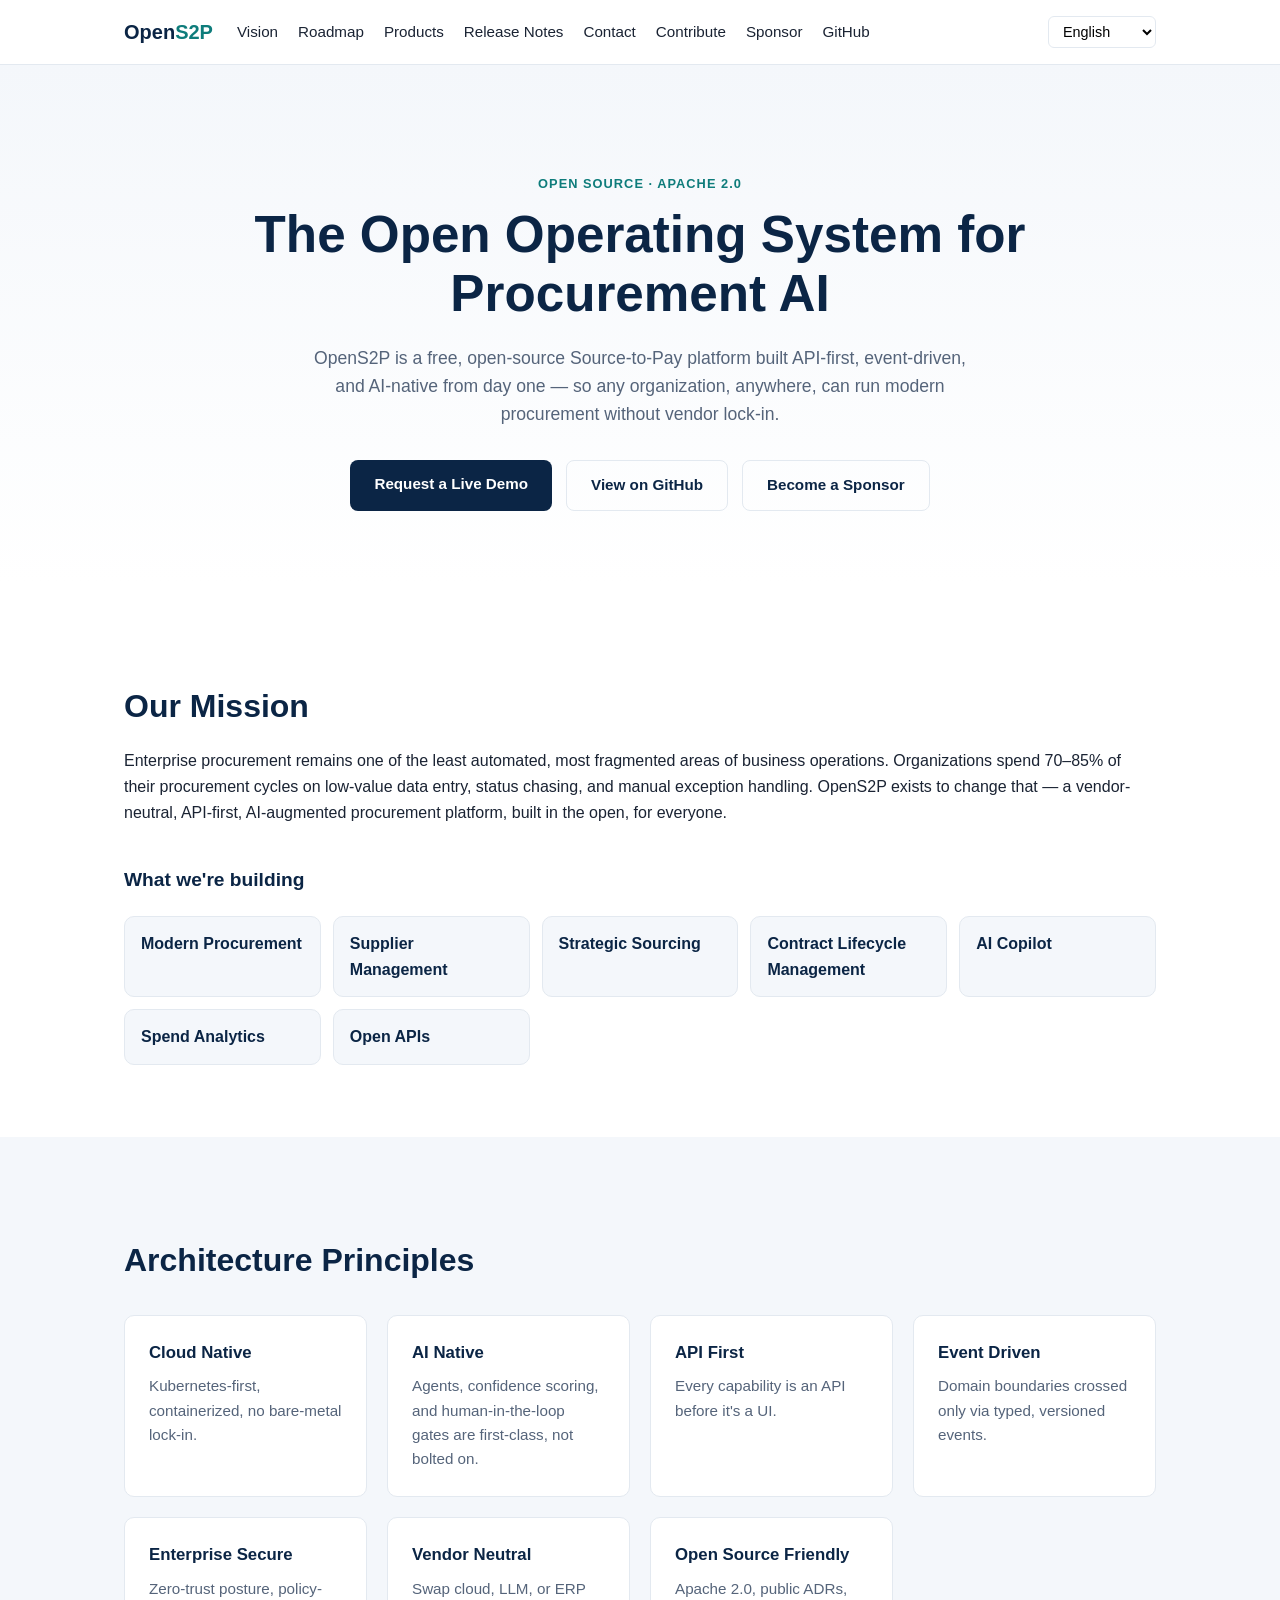
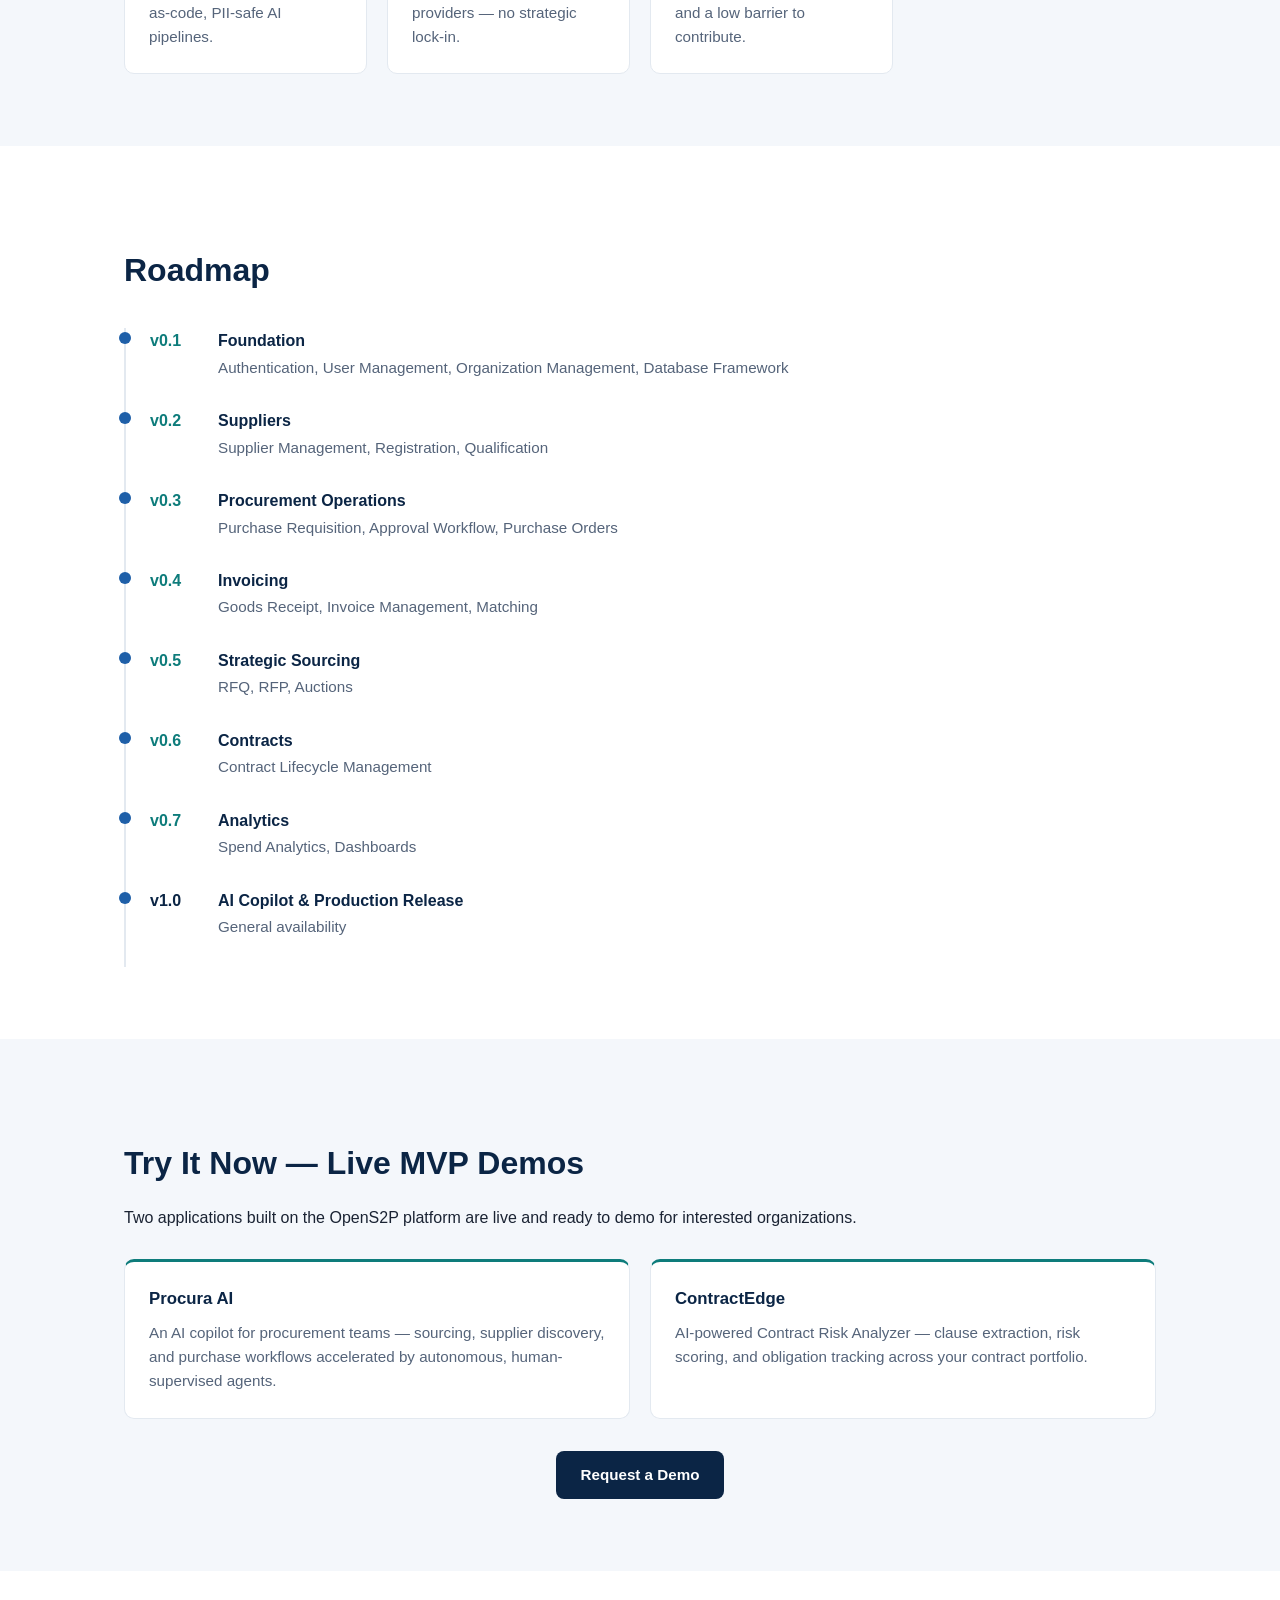
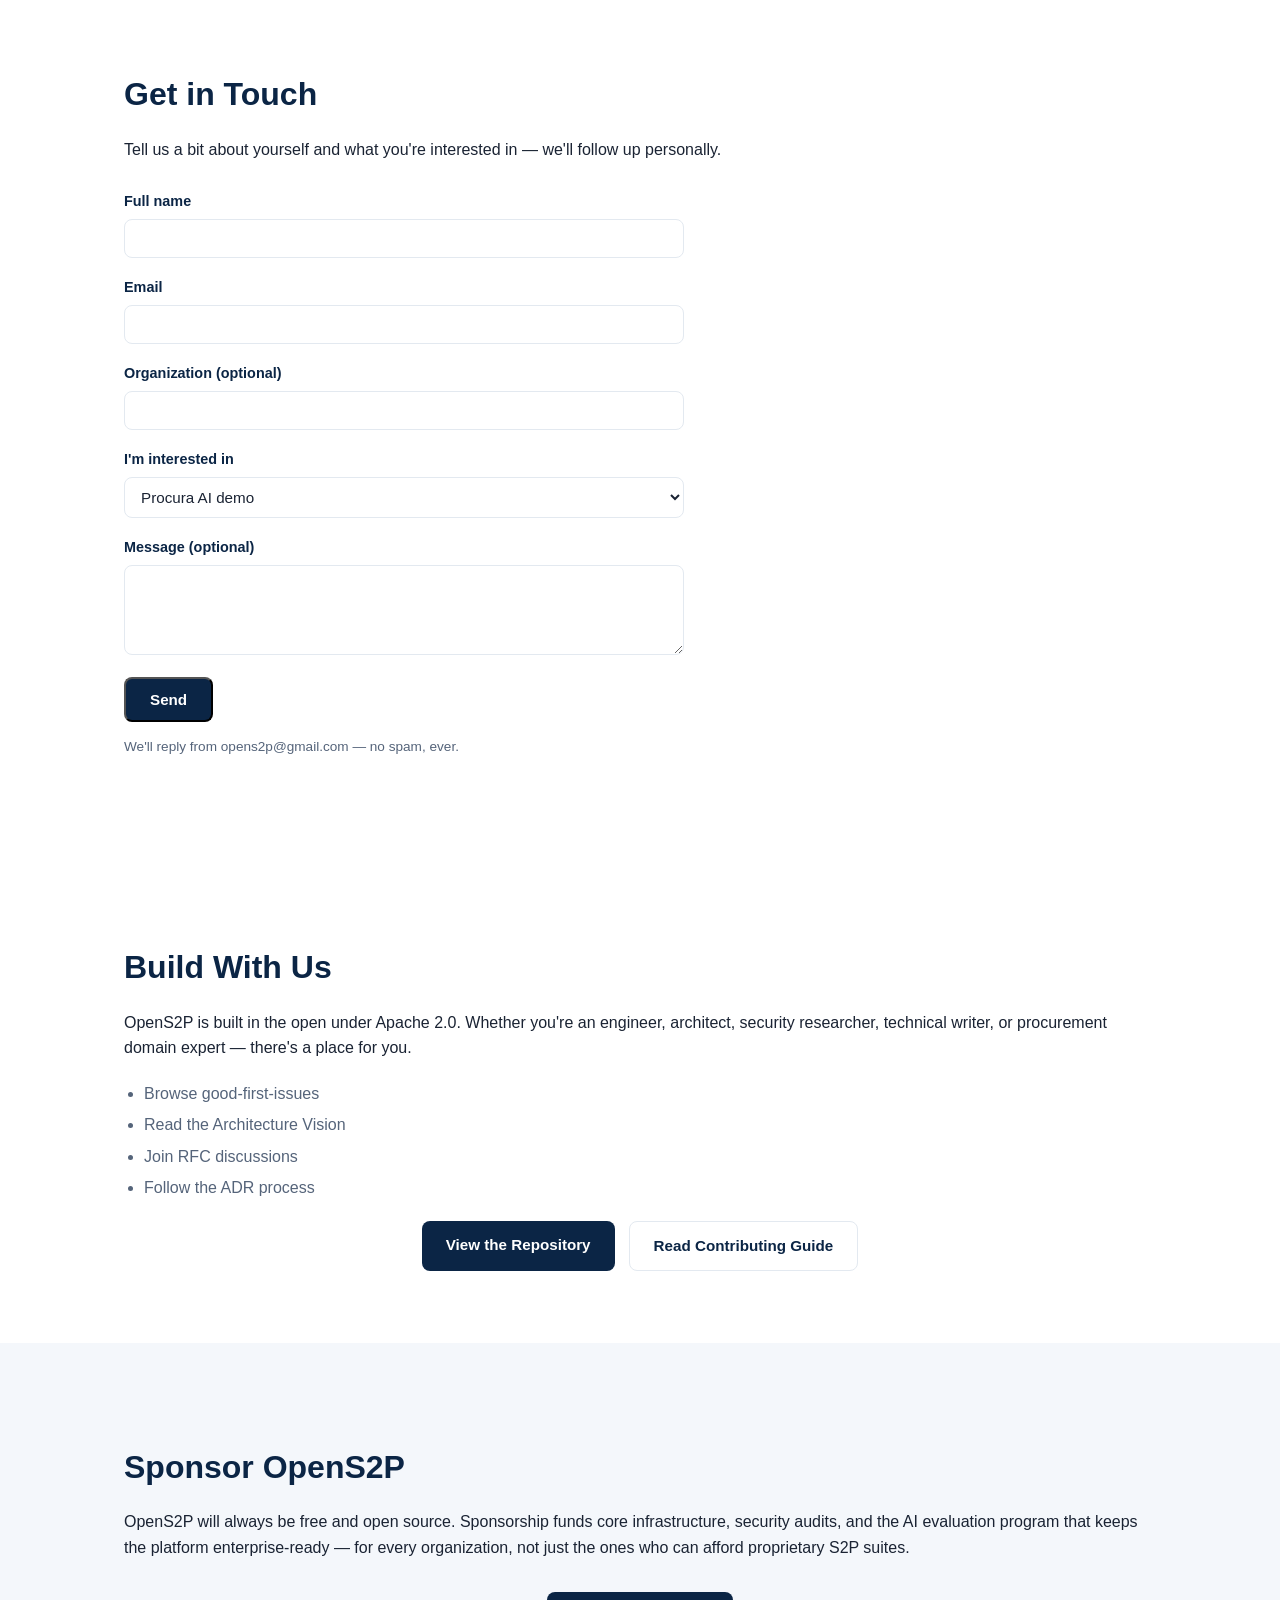
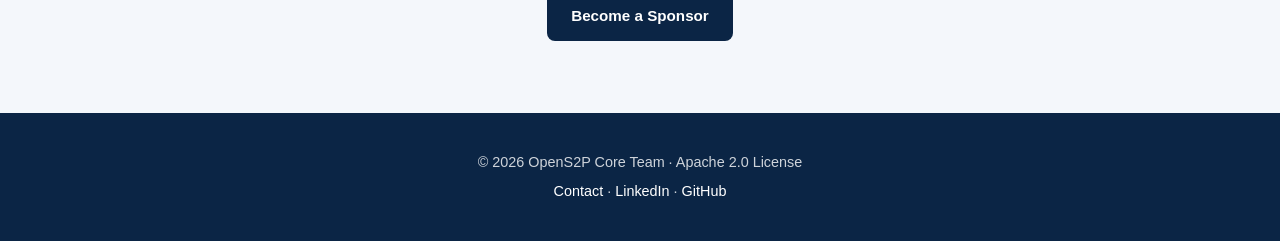
<file: index.html>
<!DOCTYPE html>
<html lang="en">
<head>
<meta charset="UTF-8">
<meta name="viewport" content="width=device-width, initial-scale=1.0">
<title>OpenS2P — The Open Operating System for Procurement AI</title>
<meta name="description" content="OpenS2P is a free, open-source, AI-native Source-to-Pay platform. API-first, event-driven, vendor-neutral, Apache 2.0.">
<link rel="stylesheet" href="style.css">
<script data-goatcounter="https://opens2p.goatcounter.com/count" async src="//gc.zgo.at/count.js"></script>
</head>
<body>

<header class="site-header">
  <div class="container header-inner">
    <a href="#" class="logo">Open<span>S2P</span></a>
    <nav class="main-nav">
      <a href="#mission" data-i18n="nav_vision">Vision</a>
      <a href="#roadmap" data-i18n="nav_roadmap">Roadmap</a>
      <a href="#products" data-i18n="nav_products">Products</a>
      <a href="release-notes/" data-i18n="nav_release_notes">Release Notes</a>
      <a href="#contact" data-i18n="nav_contact">Contact</a>
      <a href="#contribute" data-i18n="nav_contribute">Contribute</a>
      <a href="#sponsor" data-i18n="nav_sponsor">Sponsor</a>
      <a href="https://github.com/opens2p/OpenS2P" target="_blank" rel="noopener" data-i18n="nav_github">GitHub</a>
    </nav>
    <select id="lang-switcher" class="lang-switcher" aria-label="Language"></select>
  </div>
</header>

<main>

  <section class="hero">
    <div class="container">
      <p class="eyebrow" data-i18n="hero_eyebrow">Open Source · Apache 2.0</p>
      <h1 data-i18n="hero_title">The Open Operating System for Procurement AI</h1>
      <p class="hero-sub" data-i18n="hero_sub">OpenS2P is a free, open-source Source-to-Pay platform built API-first, event-driven, and AI-native from day one — so any organization, anywhere, can run modern procurement without vendor lock-in.</p>
      <div class="hero-ctas">
        <a class="btn btn-primary" href="#contact" data-i18n="hero_cta_demo">Request a Live Demo</a>
        <a class="btn btn-secondary" href="https://github.com/opens2p/OpenS2P" target="_blank" rel="noopener" data-i18n="hero_cta_github">View on GitHub</a>
        <a class="btn btn-secondary" href="#sponsor" data-i18n="hero_cta_sponsor">Become a Sponsor</a>
      </div>
    </div>
  </section>

  <section id="mission" class="section">
    <div class="container">
      <h2 data-i18n="mission_title">Our Mission</h2>
      <p data-i18n="mission_text">Enterprise procurement remains one of the least automated, most fragmented areas of business operations. Organizations spend 70–85% of their procurement cycles on low-value data entry, status chasing, and manual exception handling. OpenS2P exists to change that — a vendor-neutral, API-first, AI-augmented procurement platform, built in the open, for everyone.</p>

      <h3 class="sub-heading" data-i18n="goals_title">What we're building</h3>
      <ul class="goal-grid">
        <li data-i18n="goal_1">Modern Procurement</li>
        <li data-i18n="goal_2">Supplier Management</li>
        <li data-i18n="goal_3">Strategic Sourcing</li>
        <li data-i18n="goal_4">Contract Lifecycle Management</li>
        <li data-i18n="goal_5">AI Copilot</li>
        <li data-i18n="goal_6">Spend Analytics</li>
        <li data-i18n="goal_7">Open APIs</li>
      </ul>
    </div>
  </section>

  <section id="architecture" class="section alt">
    <div class="container">
      <h2 data-i18n="arch_title">Architecture Principles</h2>
      <div class="card-grid">
        <div class="card">
          <h4 data-i18n="arch_1_title">Cloud Native</h4>
          <p data-i18n="arch_1_text">Kubernetes-first, containerized, no bare-metal lock-in.</p>
        </div>
        <div class="card">
          <h4 data-i18n="arch_2_title">AI Native</h4>
          <p data-i18n="arch_2_text">Agents, confidence scoring, and human-in-the-loop gates are first-class, not bolted on.</p>
        </div>
        <div class="card">
          <h4 data-i18n="arch_3_title">API First</h4>
          <p data-i18n="arch_3_text">Every capability is an API before it's a UI.</p>
        </div>
        <div class="card">
          <h4 data-i18n="arch_4_title">Event Driven</h4>
          <p data-i18n="arch_4_text">Domain boundaries crossed only via typed, versioned events.</p>
        </div>
        <div class="card">
          <h4 data-i18n="arch_5_title">Enterprise Secure</h4>
          <p data-i18n="arch_5_text">Zero-trust posture, policy-as-code, PII-safe AI pipelines.</p>
        </div>
        <div class="card">
          <h4 data-i18n="arch_6_title">Vendor Neutral</h4>
          <p data-i18n="arch_6_text">Swap cloud, LLM, or ERP providers — no strategic lock-in.</p>
        </div>
        <div class="card">
          <h4 data-i18n="arch_7_title">Open Source Friendly</h4>
          <p data-i18n="arch_7_text">Apache 2.0, public ADRs, and a low barrier to contribute.</p>
        </div>
      </div>
    </div>
  </section>

  <section id="roadmap" class="section">
    <div class="container">
      <h2 data-i18n="roadmap_title">Roadmap</h2>
      <ol class="timeline">
        <li><span class="tag">v0.1</span><div><strong data-i18n="rm_01_t">Foundation</strong><p data-i18n="rm_01_x">Authentication, User Management, Organization Management, Database Framework</p></div></li>
        <li><span class="tag">v0.2</span><div><strong data-i18n="rm_02_t">Suppliers</strong><p data-i18n="rm_02_x">Supplier Management, Registration, Qualification</p></div></li>
        <li><span class="tag">v0.3</span><div><strong data-i18n="rm_03_t">Procurement Operations</strong><p data-i18n="rm_03_x">Purchase Requisition, Approval Workflow, Purchase Orders</p></div></li>
        <li><span class="tag">v0.4</span><div><strong data-i18n="rm_04_t">Invoicing</strong><p data-i18n="rm_04_x">Goods Receipt, Invoice Management, Matching</p></div></li>
        <li><span class="tag">v0.5</span><div><strong data-i18n="rm_05_t">Strategic Sourcing</strong><p data-i18n="rm_05_x">RFQ, RFP, Auctions</p></div></li>
        <li><span class="tag">v0.6</span><div><strong data-i18n="rm_06_t">Contracts</strong><p data-i18n="rm_06_x">Contract Lifecycle Management</p></div></li>
        <li><span class="tag">v0.7</span><div><strong data-i18n="rm_07_t">Analytics</strong><p data-i18n="rm_07_x">Spend Analytics, Dashboards</p></div></li>
        <li><span class="tag tag-final">v1.0</span><div><strong data-i18n="rm_10_t">AI Copilot &amp; Production Release</strong><p data-i18n="rm_10_x">General availability</p></div></li>
      </ol>
    </div>
  </section>

  <section id="products" class="section alt">
    <div class="container">
      <h2 data-i18n="products_title">Try It Now — Live MVP Demos</h2>
      <p data-i18n="products_sub">Two applications built on the OpenS2P platform are live and ready to demo for interested organizations.</p>
      <div class="card-grid two-col">
        <div class="card product-card">
          <h4 data-i18n="product_procura_title">Procura AI</h4>
          <p data-i18n="product_procura_text">An AI copilot for procurement teams — sourcing, supplier discovery, and purchase workflows accelerated by autonomous, human-supervised agents.</p>
        </div>
        <div class="card product-card">
          <h4 data-i18n="product_contractedge_title">ContractEdge</h4>
          <p data-i18n="product_contractedge_text">AI-powered Contract Risk Analyzer — clause extraction, risk scoring, and obligation tracking across your contract portfolio.</p>
        </div>
      </div>
      <div class="center-cta">
        <a class="btn btn-primary" href="#contact" data-i18n="products_cta">Request a Demo</a>
      </div>
    </div>
  </section>

  <section id="contact" class="section">
    <div class="container">
      <h2 data-i18n="contact_title">Get in Touch</h2>
      <p data-i18n="contact_sub">Tell us a bit about yourself and what you're interested in — we'll follow up personally.</p>
      <!-- Replace YOUR_FORM_ID below with your Formspree form ID (see website/README.md) -->
      <form class="contact-form" action="https://formspree.io/f/mykqaqpw" method="POST">
        <input type="hidden" name="_subject" value="New OpenS2P website inquiry">
        <input type="text" name="_gotcha" style="display:none" tabindex="-1" autocomplete="off">
        <div class="form-row">
          <label for="cf-name" data-i18n="form_name_label">Full name</label>
          <input id="cf-name" name="name" type="text" required>
        </div>
        <div class="form-row">
          <label for="cf-email" data-i18n="form_email_label">Email</label>
          <input id="cf-email" name="email" type="email" required>
        </div>
        <div class="form-row">
          <label for="cf-org" data-i18n="form_org_label">Organization (optional)</label>
          <input id="cf-org" name="organization" type="text">
        </div>
        <div class="form-row">
          <label for="cf-interest" data-i18n="form_interest_label">I'm interested in</label>
          <select id="cf-interest" name="interest" required>
            <option value="procura_ai" data-i18n="opt_procura">Procura AI demo</option>
            <option value="contractedge" data-i18n="opt_contractedge">ContractEdge demo</option>
            <option value="both_products" data-i18n="opt_both_products">Both product demos</option>
            <option value="contributing" data-i18n="opt_contribute">Contributing to the platform</option>
            <option value="sponsoring" data-i18n="opt_sponsor">Sponsoring OpenS2P</option>
            <option value="other" data-i18n="opt_other">Something else</option>
          </select>
        </div>
        <div class="form-row">
          <label for="cf-message" data-i18n="form_message_label">Message (optional)</label>
          <textarea id="cf-message" name="message" rows="4"></textarea>
        </div>
        <button type="submit" class="btn btn-primary" data-i18n="form_submit">Send</button>
        <p class="form-note" data-i18n="form_note">We'll reply from opens2p@gmail.com — no spam, ever.</p>
      </form>
    </div>
  </section>

  <section id="contribute" class="section">
    <div class="container">
      <h2 data-i18n="contribute_title">Build With Us</h2>
      <p data-i18n="contribute_text">OpenS2P is built in the open under Apache 2.0. Whether you're an engineer, architect, security researcher, technical writer, or procurement domain expert — there's a place for you.</p>
      <ul class="bullet-list">
        <li data-i18n="contribute_bullet_1">Browse good-first-issues</li>
        <li data-i18n="contribute_bullet_2">Read the Architecture Vision</li>
        <li data-i18n="contribute_bullet_3">Join RFC discussions</li>
        <li data-i18n="contribute_bullet_4">Follow the ADR process</li>
      </ul>
      <div class="hero-ctas">
        <a class="btn btn-primary" href="https://github.com/opens2p/OpenS2P" target="_blank" rel="noopener" data-i18n="contribute_cta_repo">View the Repository</a>
        <a class="btn btn-secondary" href="https://github.com/opens2p/OpenS2P/blob/main/CONTRIBUTING.md" target="_blank" rel="noopener" data-i18n="contribute_cta_guide">Read Contributing Guide</a>
      </div>
    </div>
  </section>

  <section id="sponsor" class="section alt">
    <div class="container">
      <h2 data-i18n="sponsor_title">Sponsor OpenS2P</h2>
      <p data-i18n="sponsor_text">OpenS2P will always be free and open source. Sponsorship funds core infrastructure, security audits, and the AI evaluation program that keeps the platform enterprise-ready — for every organization, not just the ones who can afford proprietary S2P suites.</p>
      <div class="center-cta">
        <a class="btn btn-primary" href="https://github.com/sponsors/opens2p" target="_blank" rel="noopener" data-i18n="sponsor_cta">Become a Sponsor</a>
      </div>
    </div>
  </section>

</main>

<footer class="site-footer">
  <div class="container footer-inner">
    <p data-i18n="footer_rights">© 2026 OpenS2P Core Team · Apache 2.0 License</p>
    <p><a href="mailto:opens2p@gmail.com" data-i18n="footer_contact">Contact</a> · <a href="https://www.linkedin.com/company/opens2p" target="_blank" rel="noopener">LinkedIn</a> · <a href="https://github.com/opens2p/OpenS2P" target="_blank" rel="noopener">GitHub</a></p>
  </div>
</footer>

<script src="i18n.js"></script>
</body>
</html>
</file>
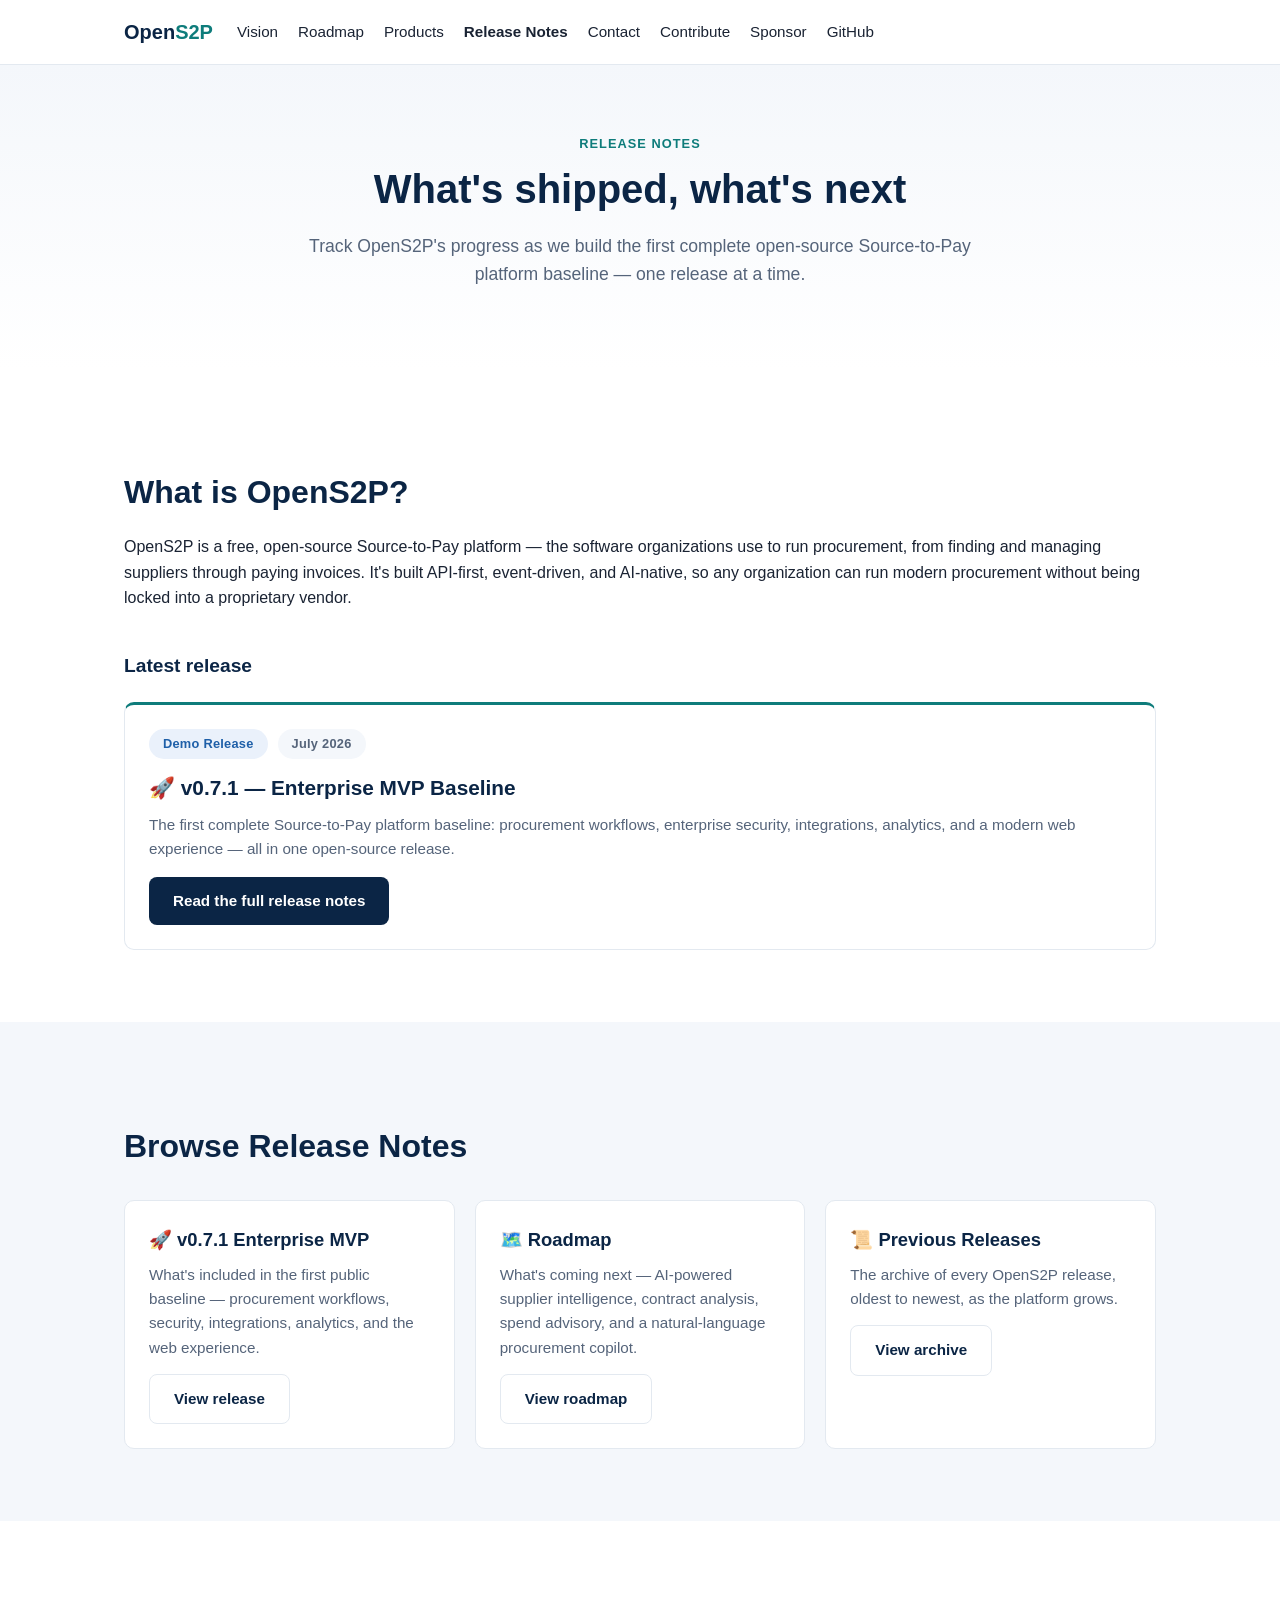
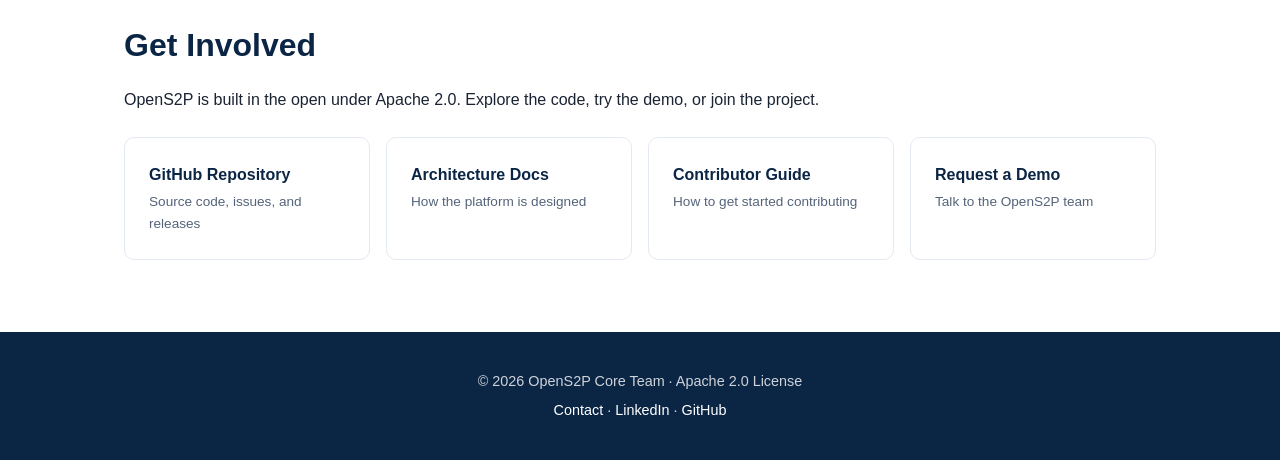
<file: release-notes/index.html>
<!DOCTYPE html>
<html lang="en">
<head>
<meta charset="UTF-8">
<meta name="viewport" content="width=device-width, initial-scale=1.0">
<title>Release Notes — OpenS2P</title>
<meta name="description" content="See what's shipped in OpenS2P, what's coming next, and browse the full release history of the open-source Source-to-Pay platform.">
<link rel="stylesheet" href="../style.css">
<script data-goatcounter="https://opens2p.goatcounter.com/count" async src="//gc.zgo.at/count.js"></script>
</head>
<body>

<header class="site-header">
  <div class="container header-inner">
    <a href="../index.html" class="logo">Open<span>S2P</span></a>
    <nav class="main-nav">
      <a href="../index.html#mission">Vision</a>
      <a href="../index.html#roadmap">Roadmap</a>
      <a href="../index.html#products">Products</a>
      <a href="index.html"><strong>Release Notes</strong></a>
      <a href="../index.html#contact">Contact</a>
      <a href="../index.html#contribute">Contribute</a>
      <a href="../index.html#sponsor">Sponsor</a>
      <a href="https://github.com/opens2p/OpenS2P" target="_blank" rel="noopener">GitHub</a>
    </nav>
  </div>
</header>

<main>

  <section class="hero compact">
    <div class="container">
      <p class="eyebrow">Release Notes</p>
      <h1>What's shipped, what's next</h1>
      <p class="hero-sub">Track OpenS2P's progress as we build the first complete open-source Source-to-Pay platform baseline — one release at a time.</p>
    </div>
  </section>

  <section class="section">
    <div class="container">
      <h2>What is OpenS2P?</h2>
      <p>OpenS2P is a free, open-source Source-to-Pay platform — the software organizations use to run procurement, from finding and managing suppliers through paying invoices. It's built API-first, event-driven, and AI-native, so any organization can run modern procurement without being locked into a proprietary vendor.</p>

      <h3 class="sub-heading">Latest release</h3>
      <div class="card-grid two-col" style="margin-top:20px;">
        <div class="card product-card">
          <div class="badge-row" style="justify-content:flex-start; margin-bottom:12px;">
            <span class="status-pill demo">Demo Release</span>
            <span class="status-pill date">July 2026</span>
          </div>
          <h4 style="font-size:1.3rem;">🚀 v0.7.1 — Enterprise MVP Baseline</h4>
          <p>The first complete Source-to-Pay platform baseline: procurement workflows, enterprise security, integrations, analytics, and a modern web experience — all in one open-source release.</p>
          <a class="btn btn-primary" href="v0.7.1.html" style="margin-top:16px;">Read the full release notes</a>
        </div>
      </div>
    </div>
  </section>

  <section class="section alt">
    <div class="container">
      <h2>Browse Release Notes</h2>
      <div class="release-hub-grid">
        <div class="card">
          <h4>🚀 v0.7.1 Enterprise MVP</h4>
          <p>What's included in the first public baseline — procurement workflows, security, integrations, analytics, and the web experience.</p>
          <a class="btn btn-secondary" href="v0.7.1.html">View release</a>
        </div>
        <div class="card">
          <h4>🗺️ Roadmap</h4>
          <p>What's coming next — AI-powered supplier intelligence, contract analysis, spend advisory, and a natural-language procurement copilot.</p>
          <a class="btn btn-secondary" href="roadmap.html">View roadmap</a>
        </div>
        <div class="card">
          <h4>📜 Previous Releases</h4>
          <p>The archive of every OpenS2P release, oldest to newest, as the platform grows.</p>
          <a class="btn btn-secondary" href="previous-releases.html">View archive</a>
        </div>
      </div>
    </div>
  </section>

  <section class="section">
    <div class="container">
      <h2>Get Involved</h2>
      <p>OpenS2P is built in the open under Apache 2.0. Explore the code, try the demo, or join the project.</p>
      <div class="link-cards">
        <a class="card" href="https://github.com/opens2p/OpenS2P" target="_blank" rel="noopener">GitHub Repository<span>Source code, issues, and releases</span></a>
        <a class="card" href="https://github.com/opens2p/OpenS2P/tree/main/docs" target="_blank" rel="noopener">Architecture Docs<span>How the platform is designed</span></a>
        <a class="card" href="https://github.com/opens2p/OpenS2P/blob/main/CONTRIBUTING.md" target="_blank" rel="noopener">Contributor Guide<span>How to get started contributing</span></a>
        <a class="card" href="../index.html#contact">Request a Demo<span>Talk to the OpenS2P team</span></a>
      </div>
    </div>
  </section>

</main>

<footer class="site-footer">
  <div class="container footer-inner">
    <p>© 2026 OpenS2P Core Team · Apache 2.0 License</p>
    <p><a href="mailto:opens2p@gmail.com">Contact</a> · <a href="https://www.linkedin.com/company/opens2p" target="_blank" rel="noopener">LinkedIn</a> · <a href="https://github.com/opens2p/OpenS2P" target="_blank" rel="noopener">GitHub</a></p>
  </div>
</footer>

</body>
</html>
</file>
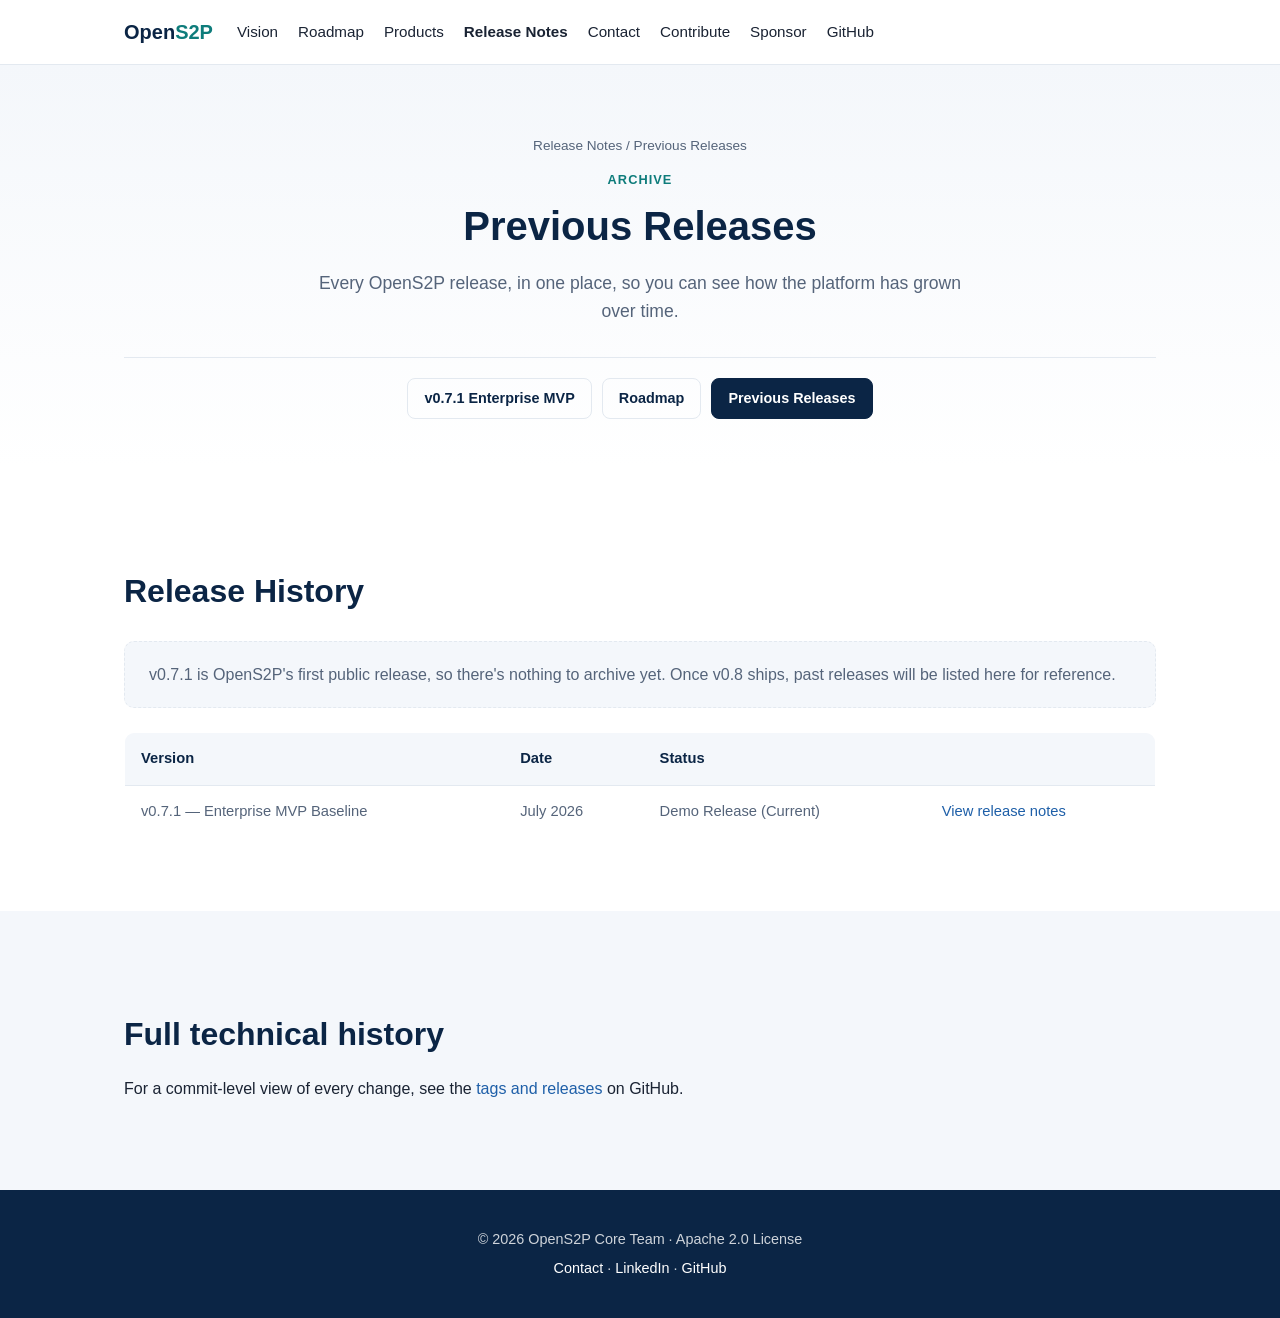
<file: release-notes/previous-releases.html>
<!DOCTYPE html>
<html lang="en">
<head>
<meta charset="UTF-8">
<meta name="viewport" content="width=device-width, initial-scale=1.0">
<title>Previous Releases — OpenS2P Release Notes</title>
<meta name="description" content="Archive of every OpenS2P release, oldest to newest.">
<link rel="stylesheet" href="../style.css">
<script data-goatcounter="https://opens2p.goatcounter.com/count" async src="//gc.zgo.at/count.js"></script>
</head>
<body>

<header class="site-header">
  <div class="container header-inner">
    <a href="../index.html" class="logo">Open<span>S2P</span></a>
    <nav class="main-nav">
      <a href="../index.html#mission">Vision</a>
      <a href="../index.html#roadmap">Roadmap</a>
      <a href="../index.html#products">Products</a>
      <a href="index.html"><strong>Release Notes</strong></a>
      <a href="../index.html#contact">Contact</a>
      <a href="../index.html#contribute">Contribute</a>
      <a href="../index.html#sponsor">Sponsor</a>
      <a href="https://github.com/opens2p/OpenS2P" target="_blank" rel="noopener">GitHub</a>
    </nav>
  </div>
</header>

<main>

  <section class="hero compact">
    <div class="container">
      <p class="breadcrumb"><a href="index.html">Release Notes</a> / Previous Releases</p>
      <p class="eyebrow">Archive</p>
      <h1>Previous Releases</h1>
      <p class="hero-sub">Every OpenS2P release, in one place, so you can see how the platform has grown over time.</p>
      <div class="release-tabs">
        <a href="v0.7.1.html">v0.7.1 Enterprise MVP</a>
        <a href="roadmap.html">Roadmap</a>
        <a href="previous-releases.html" class="active">Previous Releases</a>
      </div>
    </div>
  </section>

  <section class="section">
    <div class="container">
      <h2>Release History</h2>
      <p class="empty-note">v0.7.1 is OpenS2P's first public release, so there's nothing to archive yet. Once v0.8 ships, past releases will be listed here for reference.</p>
      <table class="release-table">
        <thead>
          <tr><th>Version</th><th>Date</th><th>Status</th><th></th></tr>
        </thead>
        <tbody>
          <tr>
            <td>v0.7.1 — Enterprise MVP Baseline</td>
            <td>July 2026</td>
            <td>Demo Release (Current)</td>
            <td><a href="v0.7.1.html">View release notes</a></td>
          </tr>
        </tbody>
      </table>
    </div>
  </section>

  <section class="section alt">
    <div class="container">
      <h2>Full technical history</h2>
      <p>For a commit-level view of every change, see the <a href="https://github.com/opens2p/OpenS2P/tags" target="_blank" rel="noopener">tags and releases</a> on GitHub.</p>
    </div>
  </section>

</main>

<footer class="site-footer">
  <div class="container footer-inner">
    <p>© 2026 OpenS2P Core Team · Apache 2.0 License</p>
    <p><a href="mailto:opens2p@gmail.com">Contact</a> · <a href="https://www.linkedin.com/company/opens2p" target="_blank" rel="noopener">LinkedIn</a> · <a href="https://github.com/opens2p/OpenS2P" target="_blank" rel="noopener">GitHub</a></p>
  </div>
</footer>

</body>
</html>
</file>
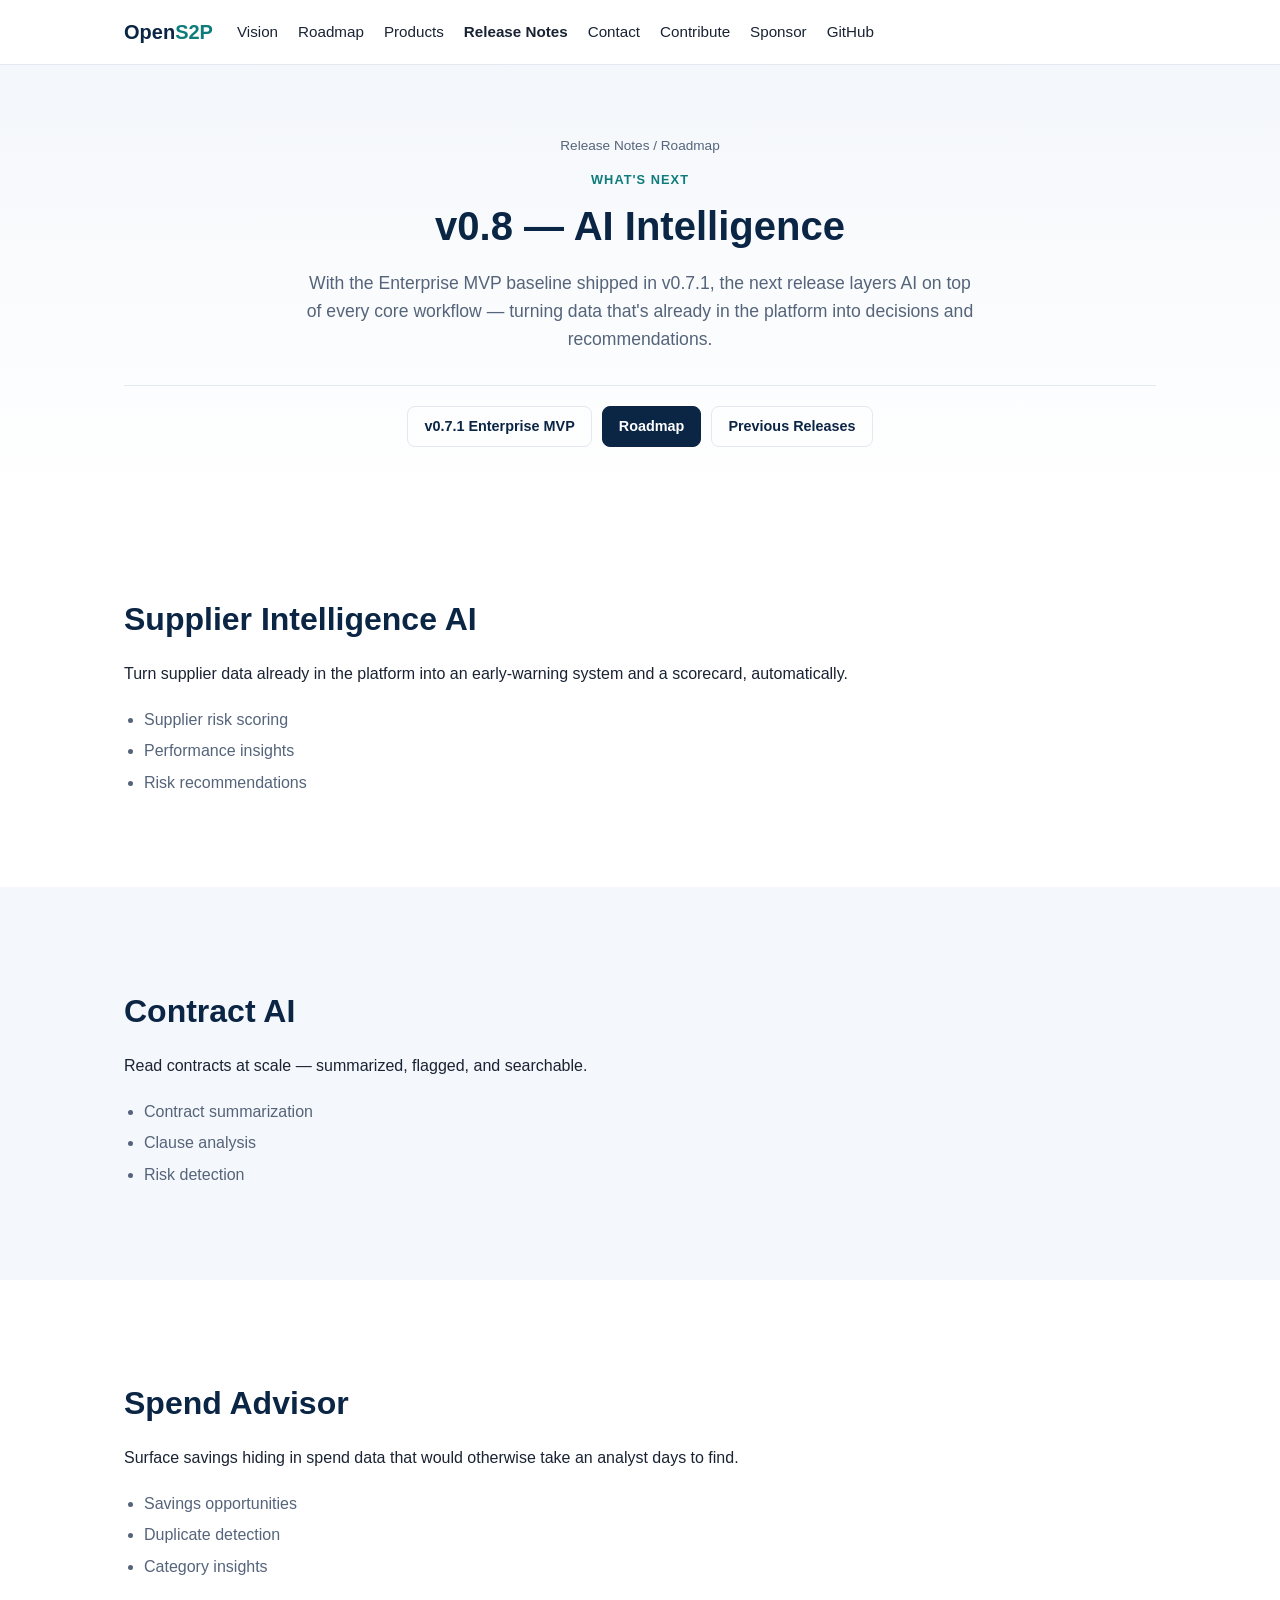
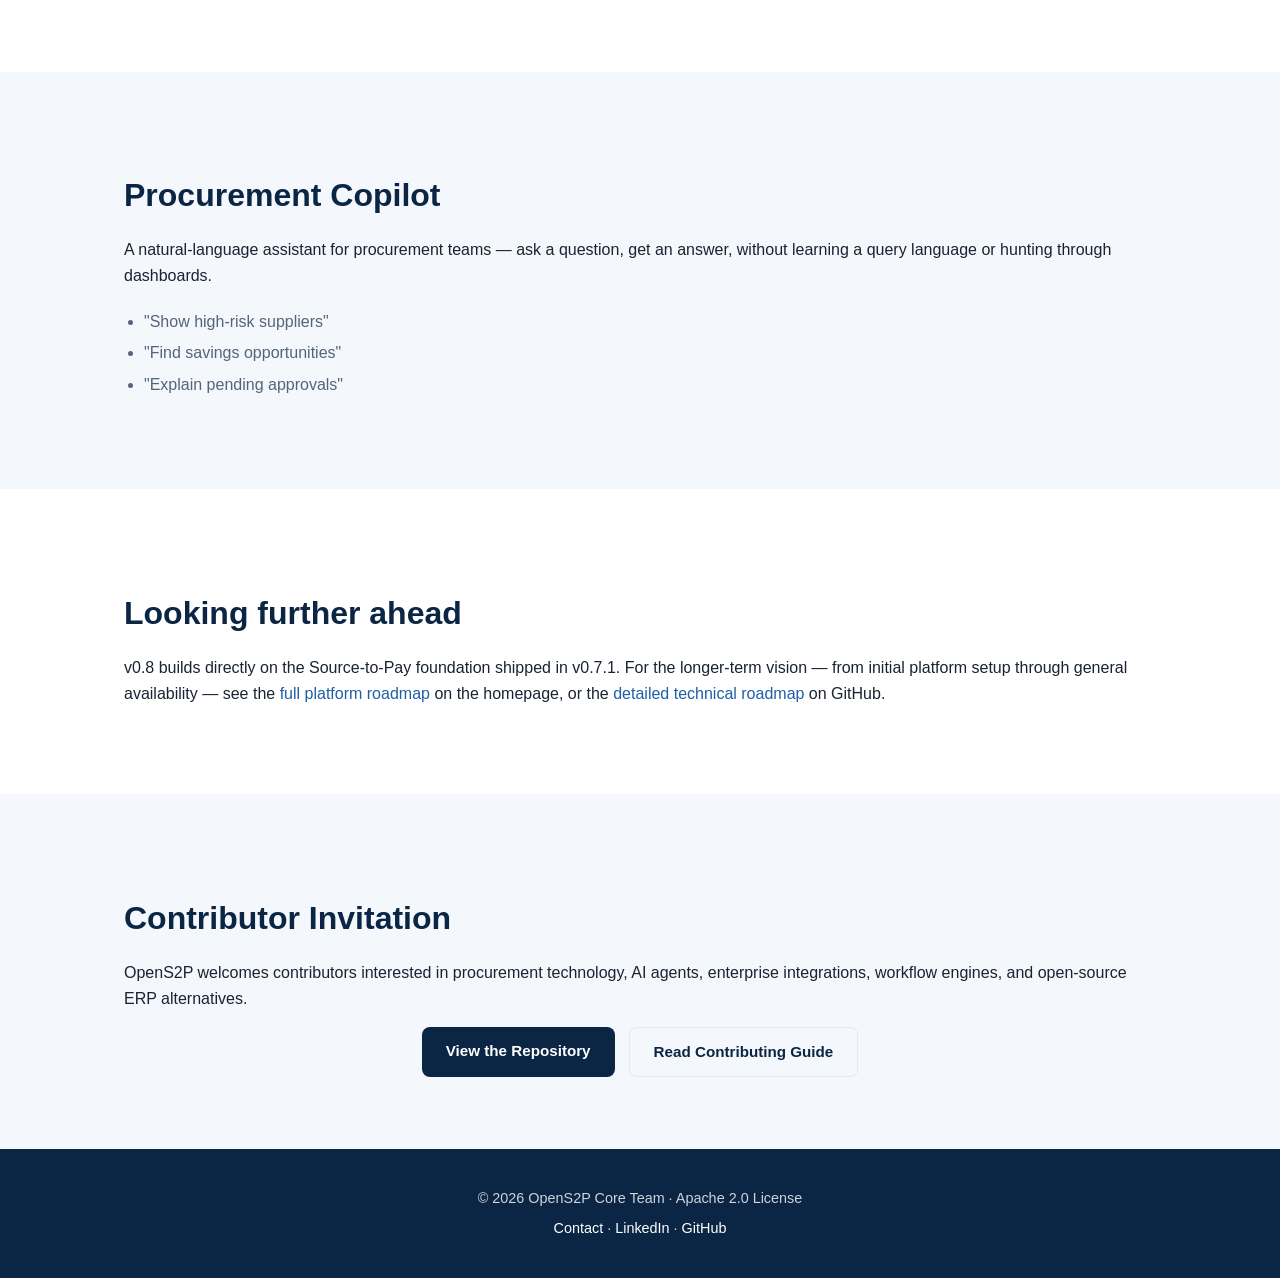
<file: release-notes/roadmap.html>
<!DOCTYPE html>
<html lang="en">
<head>
<meta charset="UTF-8">
<meta name="viewport" content="width=device-width, initial-scale=1.0">
<title>Roadmap — OpenS2P Release Notes</title>
<meta name="description" content="What's next for OpenS2P: AI supplier intelligence, contract AI, a spend advisor, and a natural-language procurement copilot.">
<link rel="stylesheet" href="../style.css">
<script data-goatcounter="https://opens2p.goatcounter.com/count" async src="//gc.zgo.at/count.js"></script>
</head>
<body>

<header class="site-header">
  <div class="container header-inner">
    <a href="../index.html" class="logo">Open<span>S2P</span></a>
    <nav class="main-nav">
      <a href="../index.html#mission">Vision</a>
      <a href="../index.html#roadmap">Roadmap</a>
      <a href="../index.html#products">Products</a>
      <a href="index.html"><strong>Release Notes</strong></a>
      <a href="../index.html#contact">Contact</a>
      <a href="../index.html#contribute">Contribute</a>
      <a href="../index.html#sponsor">Sponsor</a>
      <a href="https://github.com/opens2p/OpenS2P" target="_blank" rel="noopener">GitHub</a>
    </nav>
  </div>
</header>

<main>

  <section class="hero compact">
    <div class="container">
      <p class="breadcrumb"><a href="index.html">Release Notes</a> / Roadmap</p>
      <p class="eyebrow">What's Next</p>
      <h1>v0.8 — AI Intelligence</h1>
      <p class="hero-sub">With the Enterprise MVP baseline shipped in v0.7.1, the next release layers AI on top of every core workflow — turning data that's already in the platform into decisions and recommendations.</p>
      <div class="release-tabs">
        <a href="v0.7.1.html">v0.7.1 Enterprise MVP</a>
        <a href="roadmap.html" class="active">Roadmap</a>
        <a href="previous-releases.html">Previous Releases</a>
      </div>
    </div>
  </section>

  <section class="section">
    <div class="container">
      <h2>Supplier Intelligence AI</h2>
      <p>Turn supplier data already in the platform into an early-warning system and a scorecard, automatically.</p>
      <ul class="bullet-list">
        <li>Supplier risk scoring</li>
        <li>Performance insights</li>
        <li>Risk recommendations</li>
      </ul>
    </div>
  </section>

  <section class="section alt">
    <div class="container">
      <h2>Contract AI</h2>
      <p>Read contracts at scale — summarized, flagged, and searchable.</p>
      <ul class="bullet-list">
        <li>Contract summarization</li>
        <li>Clause analysis</li>
        <li>Risk detection</li>
      </ul>
    </div>
  </section>

  <section class="section">
    <div class="container">
      <h2>Spend Advisor</h2>
      <p>Surface savings hiding in spend data that would otherwise take an analyst days to find.</p>
      <ul class="bullet-list">
        <li>Savings opportunities</li>
        <li>Duplicate detection</li>
        <li>Category insights</li>
      </ul>
    </div>
  </section>

  <section class="section alt">
    <div class="container">
      <h2>Procurement Copilot</h2>
      <p>A natural-language assistant for procurement teams — ask a question, get an answer, without learning a query language or hunting through dashboards.</p>
      <ul class="bullet-list">
        <li>"Show high-risk suppliers"</li>
        <li>"Find savings opportunities"</li>
        <li>"Explain pending approvals"</li>
      </ul>
    </div>
  </section>

  <section class="section">
    <div class="container">
      <h2>Looking further ahead</h2>
      <p>v0.8 builds directly on the Source-to-Pay foundation shipped in v0.7.1. For the longer-term vision — from initial platform setup through general availability — see the <a href="../index.html#roadmap">full platform roadmap</a> on the homepage, or the <a href="https://github.com/opens2p/OpenS2P/blob/main/ROADMAP.md" target="_blank" rel="noopener">detailed technical roadmap</a> on GitHub.</p>
    </div>
  </section>

  <section class="section alt">
    <div class="container">
      <h2>Contributor Invitation</h2>
      <p>OpenS2P welcomes contributors interested in procurement technology, AI agents, enterprise integrations, workflow engines, and open-source ERP alternatives.</p>
      <div class="hero-ctas">
        <a class="btn btn-primary" href="https://github.com/opens2p/OpenS2P" target="_blank" rel="noopener">View the Repository</a>
        <a class="btn btn-secondary" href="https://github.com/opens2p/OpenS2P/blob/main/CONTRIBUTING.md" target="_blank" rel="noopener">Read Contributing Guide</a>
      </div>
    </div>
  </section>

</main>

<footer class="site-footer">
  <div class="container footer-inner">
    <p>© 2026 OpenS2P Core Team · Apache 2.0 License</p>
    <p><a href="mailto:opens2p@gmail.com">Contact</a> · <a href="https://www.linkedin.com/company/opens2p" target="_blank" rel="noopener">LinkedIn</a> · <a href="https://github.com/opens2p/OpenS2P" target="_blank" rel="noopener">GitHub</a></p>
  </div>
</footer>

</body>
</html>
</file>
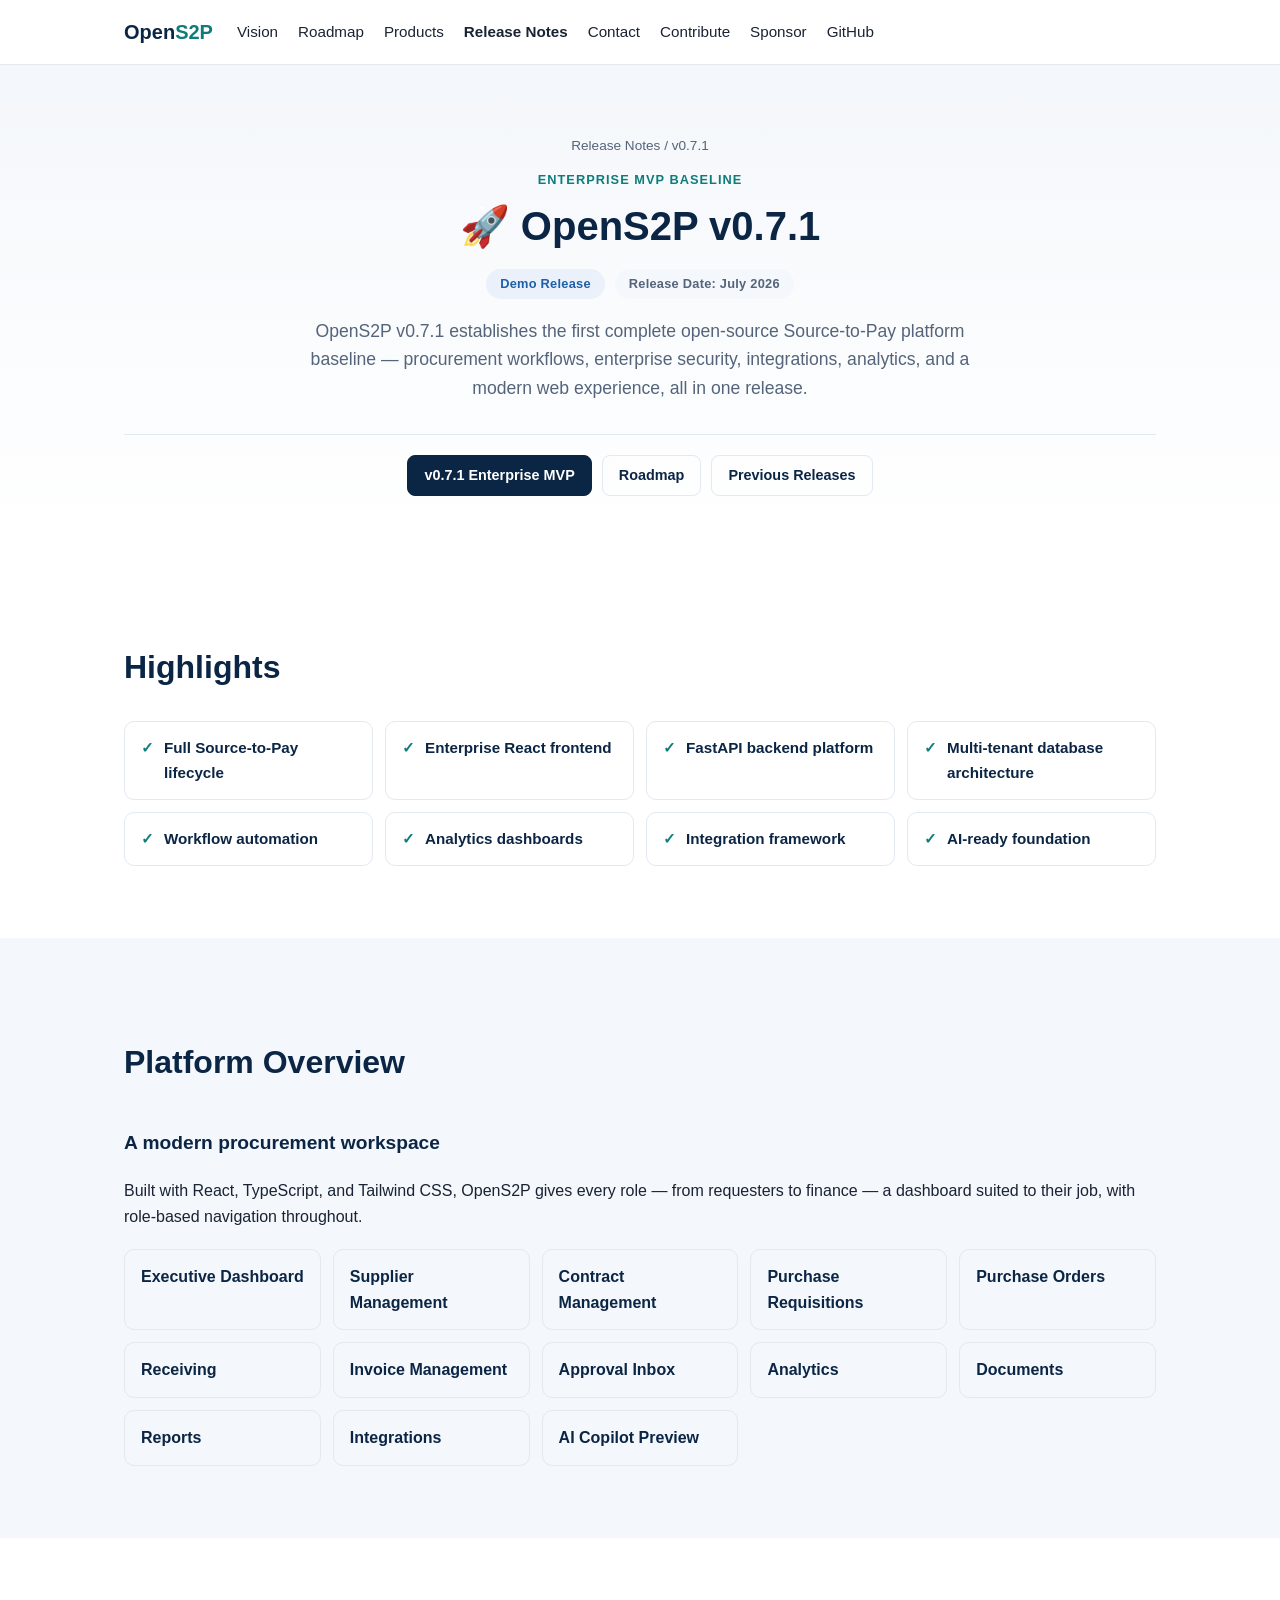
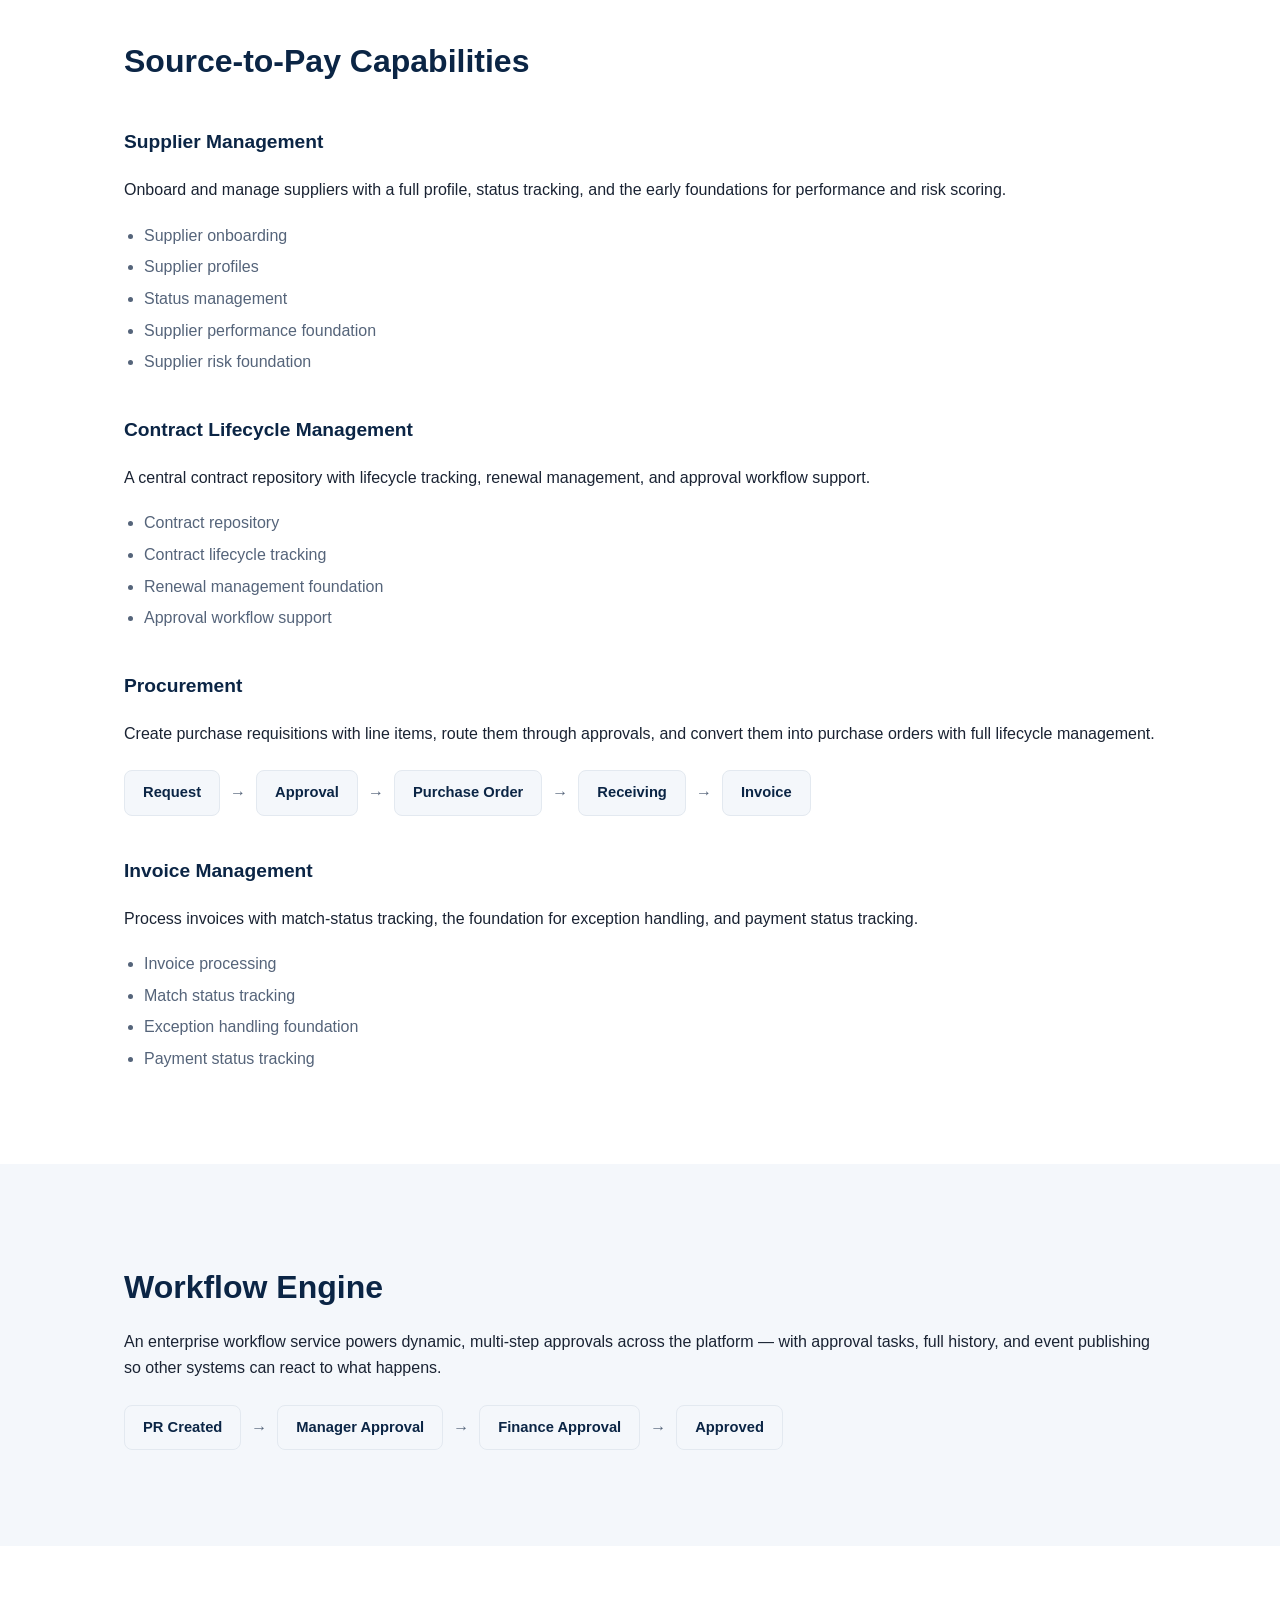
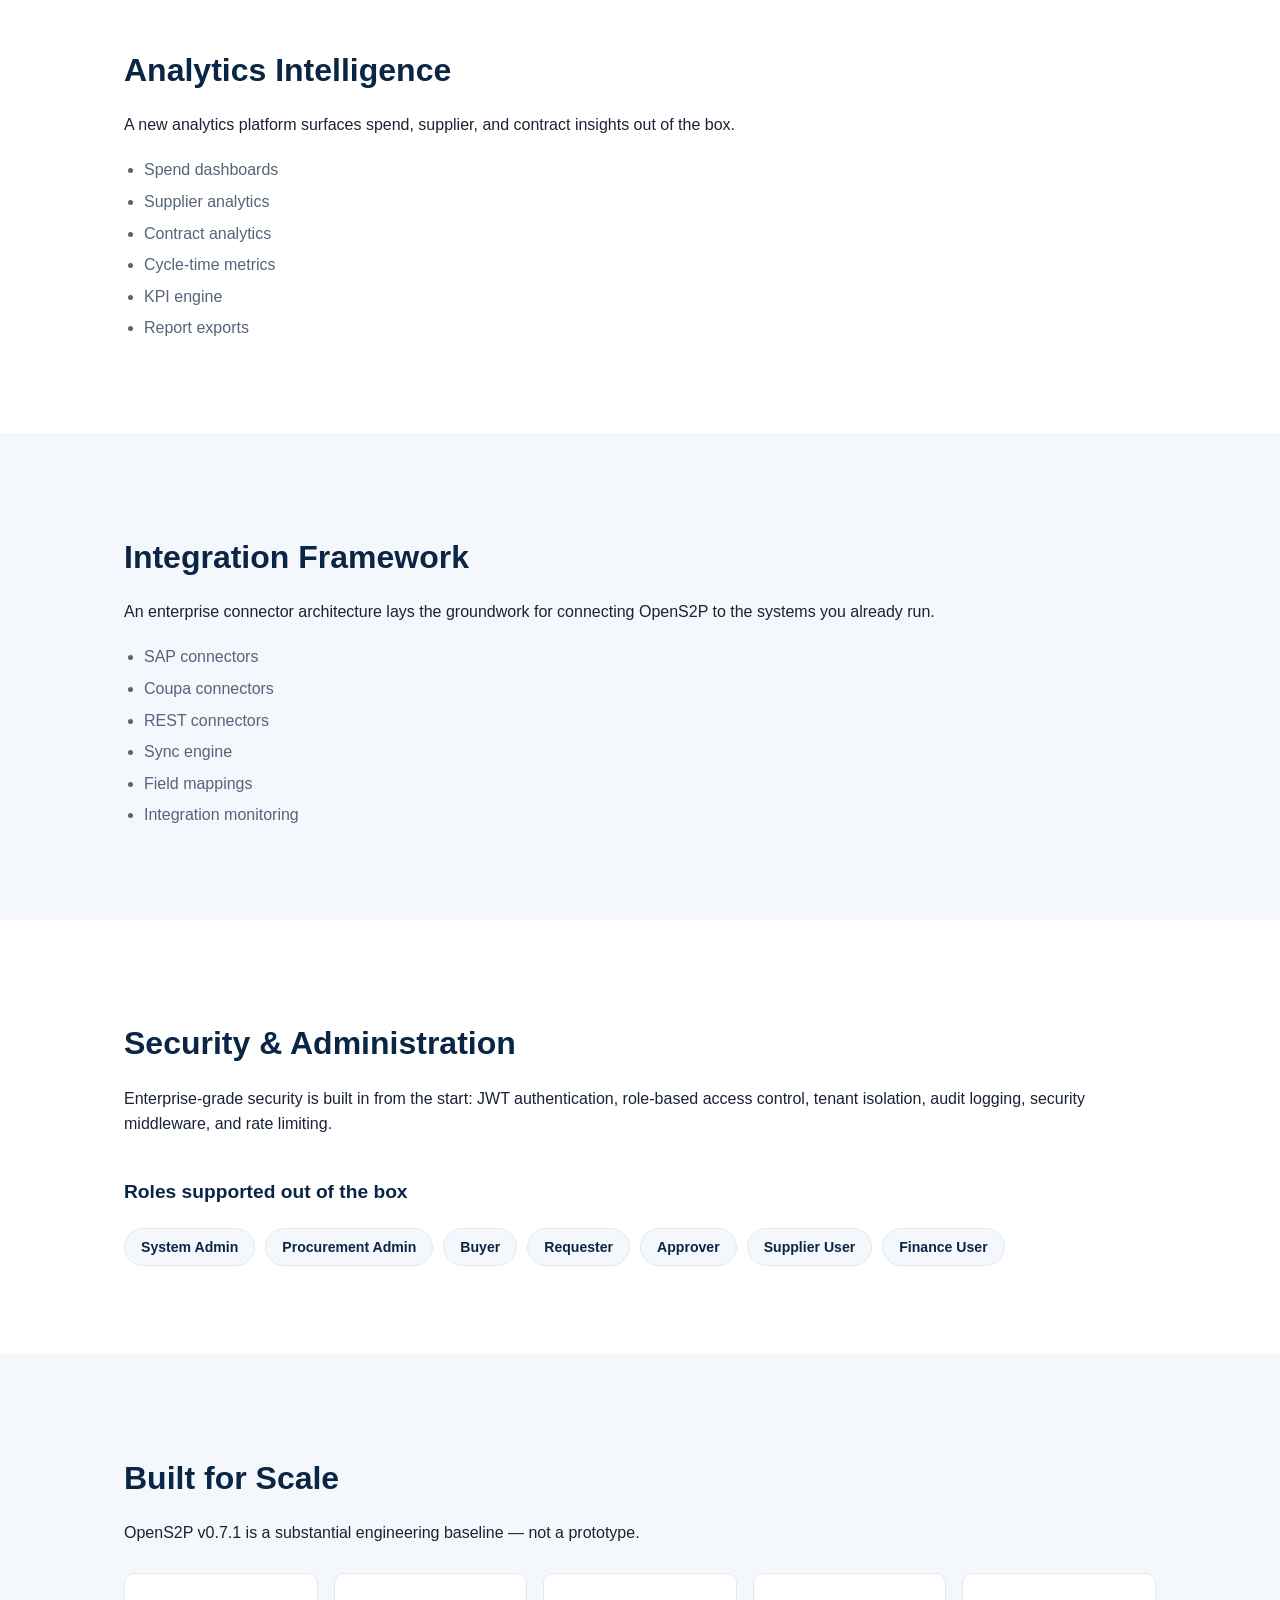
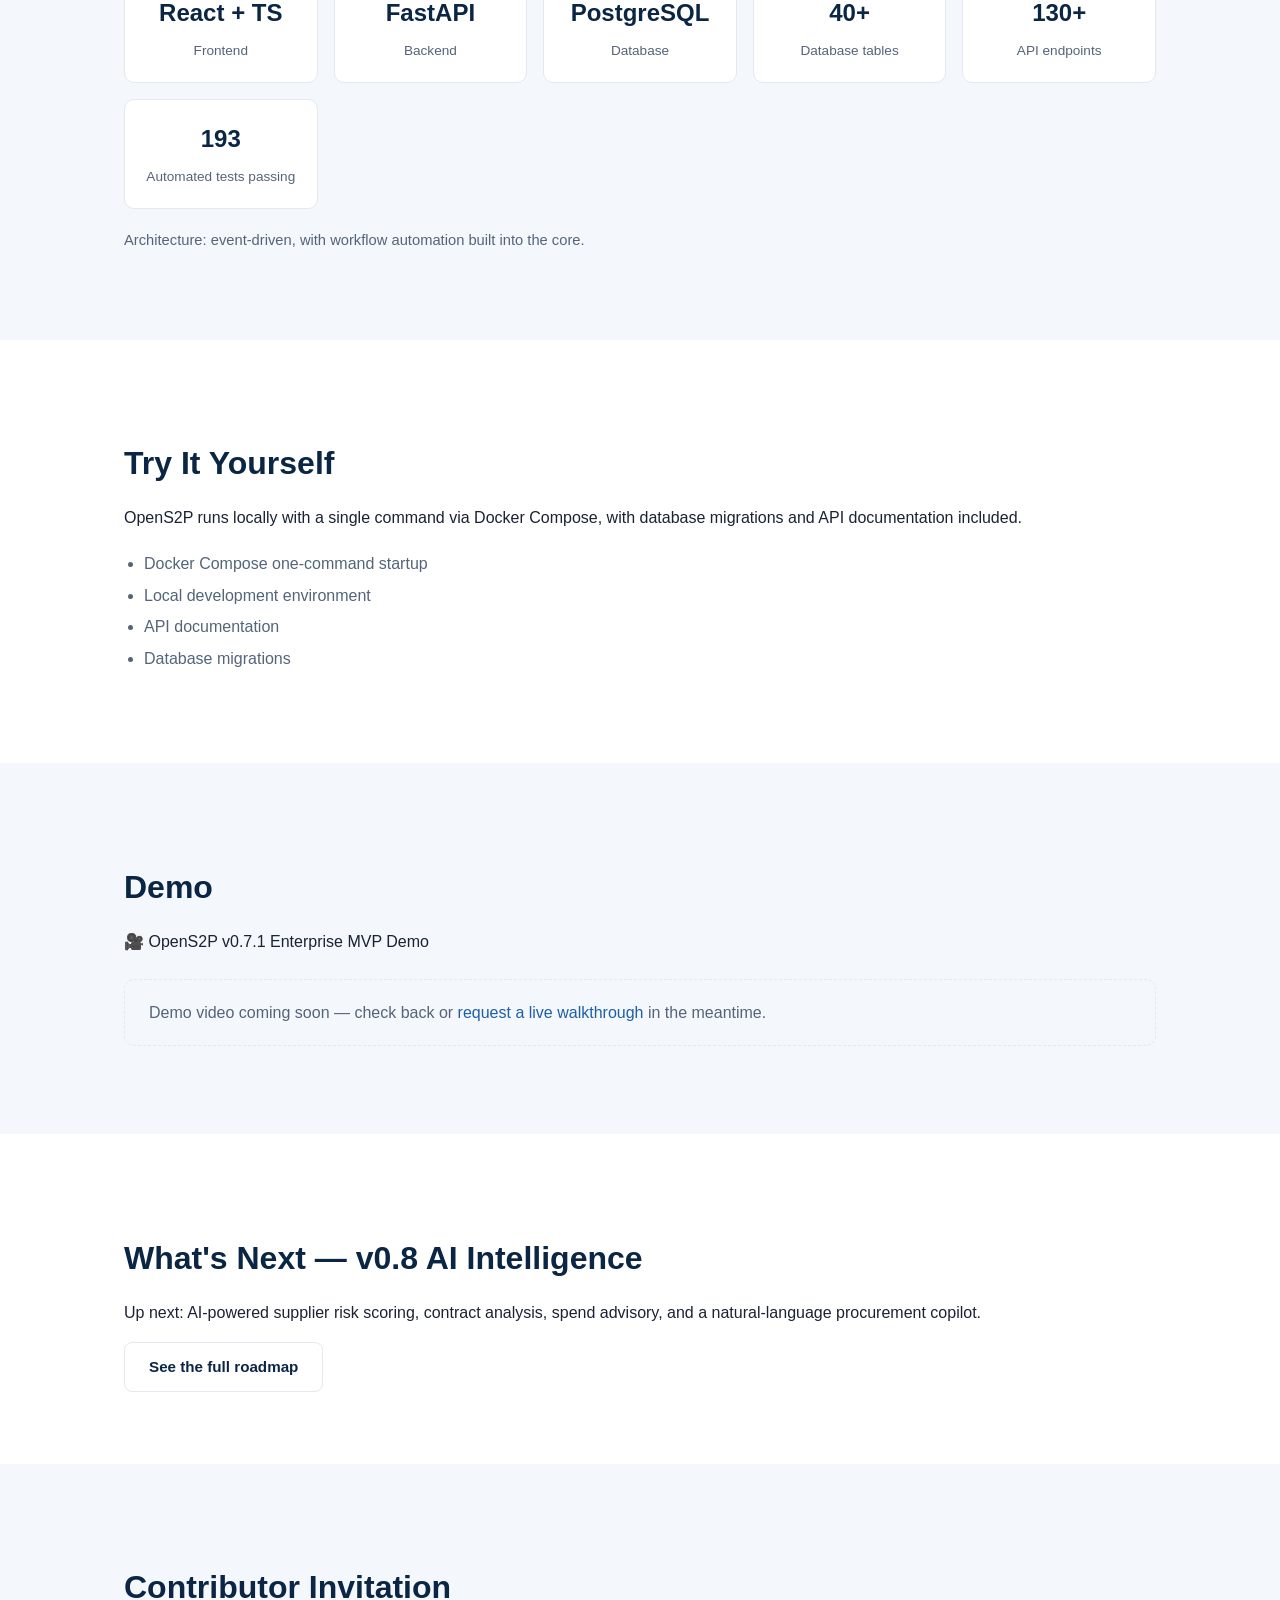
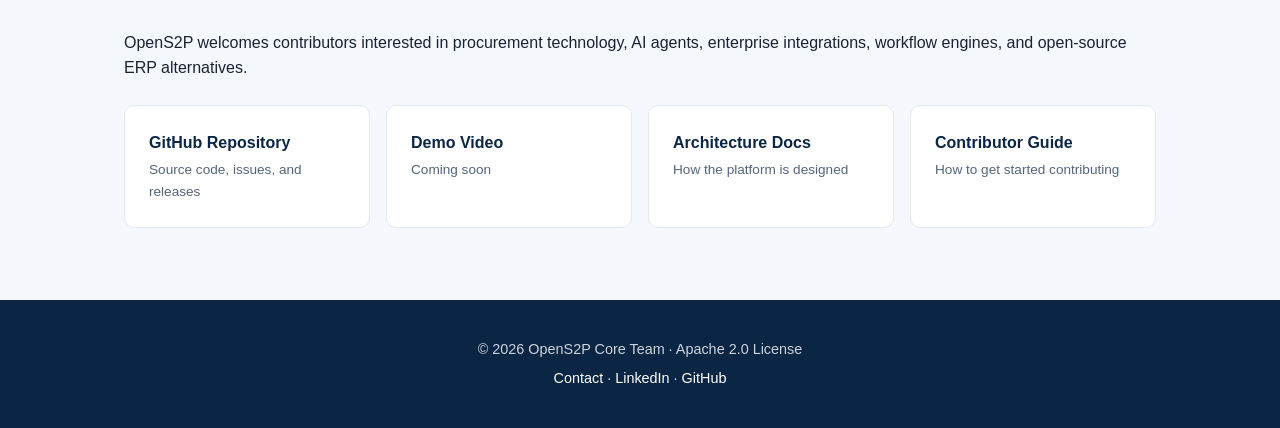
<file: release-notes/v0.7.1.html>
<!DOCTYPE html>
<html lang="en">
<head>
<meta charset="UTF-8">
<meta name="viewport" content="width=device-width, initial-scale=1.0">
<title>v0.7.1 Enterprise MVP — OpenS2P Release Notes</title>
<meta name="description" content="OpenS2P v0.7.1 Enterprise MVP Baseline: full Source-to-Pay lifecycle, enterprise security, integrations, analytics, and a modern web experience.">
<link rel="stylesheet" href="../style.css">
<script data-goatcounter="https://opens2p.goatcounter.com/count" async src="//gc.zgo.at/count.js"></script>
</head>
<body>

<header class="site-header">
  <div class="container header-inner">
    <a href="../index.html" class="logo">Open<span>S2P</span></a>
    <nav class="main-nav">
      <a href="../index.html#mission">Vision</a>
      <a href="../index.html#roadmap">Roadmap</a>
      <a href="../index.html#products">Products</a>
      <a href="index.html"><strong>Release Notes</strong></a>
      <a href="../index.html#contact">Contact</a>
      <a href="../index.html#contribute">Contribute</a>
      <a href="../index.html#sponsor">Sponsor</a>
      <a href="https://github.com/opens2p/OpenS2P" target="_blank" rel="noopener">GitHub</a>
    </nav>
  </div>
</header>

<main>

  <section class="hero compact">
    <div class="container">
      <p class="breadcrumb"><a href="index.html">Release Notes</a> / v0.7.1</p>
      <p class="eyebrow">Enterprise MVP Baseline</p>
      <h1>🚀 OpenS2P v0.7.1</h1>
      <div class="badge-row">
        <span class="status-pill demo">Demo Release</span>
        <span class="status-pill date">Release Date: July 2026</span>
      </div>
      <p class="hero-sub">OpenS2P v0.7.1 establishes the first complete open-source Source-to-Pay platform baseline — procurement workflows, enterprise security, integrations, analytics, and a modern web experience, all in one release.</p>
      <div class="release-tabs">
        <a href="v0.7.1.html" class="active">v0.7.1 Enterprise MVP</a>
        <a href="roadmap.html">Roadmap</a>
        <a href="previous-releases.html">Previous Releases</a>
      </div>
    </div>
  </section>

  <section class="section">
    <div class="container">
      <h2>Highlights</h2>
      <ul class="check-grid">
        <li>Full Source-to-Pay lifecycle</li>
        <li>Enterprise React frontend</li>
        <li>FastAPI backend platform</li>
        <li>Multi-tenant database architecture</li>
        <li>Workflow automation</li>
        <li>Analytics dashboards</li>
        <li>Integration framework</li>
        <li>AI-ready foundation</li>
      </ul>
    </div>
  </section>

  <section class="section alt">
    <div class="container">
      <h2>Platform Overview</h2>
      <h3 class="sub-heading">A modern procurement workspace</h3>
      <p>Built with React, TypeScript, and Tailwind CSS, OpenS2P gives every role — from requesters to finance — a dashboard suited to their job, with role-based navigation throughout.</p>
      <ul class="goal-grid" style="margin-top:20px;">
        <li>Executive Dashboard</li>
        <li>Supplier Management</li>
        <li>Contract Management</li>
        <li>Purchase Requisitions</li>
        <li>Purchase Orders</li>
        <li>Receiving</li>
        <li>Invoice Management</li>
        <li>Approval Inbox</li>
        <li>Analytics</li>
        <li>Documents</li>
        <li>Reports</li>
        <li>Integrations</li>
        <li>AI Copilot Preview</li>
      </ul>
    </div>
  </section>

  <section class="section">
    <div class="container">
      <h2>Source-to-Pay Capabilities</h2>

      <h3 class="sub-heading">Supplier Management</h3>
      <p>Onboard and manage suppliers with a full profile, status tracking, and the early foundations for performance and risk scoring.</p>
      <ul class="bullet-list">
        <li>Supplier onboarding</li>
        <li>Supplier profiles</li>
        <li>Status management</li>
        <li>Supplier performance foundation</li>
        <li>Supplier risk foundation</li>
      </ul>

      <h3 class="sub-heading">Contract Lifecycle Management</h3>
      <p>A central contract repository with lifecycle tracking, renewal management, and approval workflow support.</p>
      <ul class="bullet-list">
        <li>Contract repository</li>
        <li>Contract lifecycle tracking</li>
        <li>Renewal management foundation</li>
        <li>Approval workflow support</li>
      </ul>

      <h3 class="sub-heading">Procurement</h3>
      <p>Create purchase requisitions with line items, route them through approvals, and convert them into purchase orders with full lifecycle management.</p>
      <div class="flow-diagram">
        <span class="step">Request</span><span class="arrow">→</span>
        <span class="step">Approval</span><span class="arrow">→</span>
        <span class="step">Purchase Order</span><span class="arrow">→</span>
        <span class="step">Receiving</span><span class="arrow">→</span>
        <span class="step">Invoice</span>
      </div>

      <h3 class="sub-heading">Invoice Management</h3>
      <p>Process invoices with match-status tracking, the foundation for exception handling, and payment status tracking.</p>
      <ul class="bullet-list">
        <li>Invoice processing</li>
        <li>Match status tracking</li>
        <li>Exception handling foundation</li>
        <li>Payment status tracking</li>
      </ul>
    </div>
  </section>

  <section class="section alt">
    <div class="container">
      <h2>Workflow Engine</h2>
      <p>An enterprise workflow service powers dynamic, multi-step approvals across the platform — with approval tasks, full history, and event publishing so other systems can react to what happens.</p>
      <div class="flow-diagram">
        <span class="step">PR Created</span><span class="arrow">→</span>
        <span class="step">Manager Approval</span><span class="arrow">→</span>
        <span class="step">Finance Approval</span><span class="arrow">→</span>
        <span class="step">Approved</span>
      </div>
    </div>
  </section>

  <section class="section">
    <div class="container">
      <h2>Analytics Intelligence</h2>
      <p>A new analytics platform surfaces spend, supplier, and contract insights out of the box.</p>
      <ul class="bullet-list">
        <li>Spend dashboards</li>
        <li>Supplier analytics</li>
        <li>Contract analytics</li>
        <li>Cycle-time metrics</li>
        <li>KPI engine</li>
        <li>Report exports</li>
      </ul>
    </div>
  </section>

  <section class="section alt">
    <div class="container">
      <h2>Integration Framework</h2>
      <p>An enterprise connector architecture lays the groundwork for connecting OpenS2P to the systems you already run.</p>
      <ul class="bullet-list">
        <li>SAP connectors</li>
        <li>Coupa connectors</li>
        <li>REST connectors</li>
        <li>Sync engine</li>
        <li>Field mappings</li>
        <li>Integration monitoring</li>
      </ul>
    </div>
  </section>

  <section class="section">
    <div class="container">
      <h2>Security &amp; Administration</h2>
      <p>Enterprise-grade security is built in from the start: JWT authentication, role-based access control, tenant isolation, audit logging, security middleware, and rate limiting.</p>
      <h3 class="sub-heading">Roles supported out of the box</h3>
      <ul class="pill-list">
        <li>System Admin</li>
        <li>Procurement Admin</li>
        <li>Buyer</li>
        <li>Requester</li>
        <li>Approver</li>
        <li>Supplier User</li>
        <li>Finance User</li>
      </ul>
    </div>
  </section>

  <section class="section alt">
    <div class="container">
      <h2>Built for Scale</h2>
      <p>OpenS2P v0.7.1 is a substantial engineering baseline — not a prototype.</p>
      <div class="stat-grid">
        <div class="stat-card"><span class="stat-value">React + TS</span><span class="stat-label">Frontend</span></div>
        <div class="stat-card"><span class="stat-value">FastAPI</span><span class="stat-label">Backend</span></div>
        <div class="stat-card"><span class="stat-value">PostgreSQL</span><span class="stat-label">Database</span></div>
        <div class="stat-card"><span class="stat-value">40+</span><span class="stat-label">Database tables</span></div>
        <div class="stat-card"><span class="stat-value">130+</span><span class="stat-label">API endpoints</span></div>
        <div class="stat-card"><span class="stat-value">193</span><span class="stat-label">Automated tests passing</span></div>
      </div>
      <p style="margin-top:20px; color:var(--text-muted); font-size:0.92rem;">Architecture: event-driven, with workflow automation built into the core.</p>
    </div>
  </section>

  <section class="section">
    <div class="container">
      <h2>Try It Yourself</h2>
      <p>OpenS2P runs locally with a single command via Docker Compose, with database migrations and API documentation included.</p>
      <ul class="bullet-list">
        <li>Docker Compose one-command startup</li>
        <li>Local development environment</li>
        <li>API documentation</li>
        <li>Database migrations</li>
      </ul>
    </div>
  </section>

  <section class="section alt">
    <div class="container">
      <h2>Demo</h2>
      <p>🎥 OpenS2P v0.7.1 Enterprise MVP Demo</p>
      <!-- TODO: replace with the real demo video link/embed when available -->
      <p class="empty-note">Demo video coming soon — check back or <a href="../index.html#contact">request a live walkthrough</a> in the meantime.</p>
    </div>
  </section>

  <section class="section">
    <div class="container">
      <h2>What's Next — v0.8 AI Intelligence</h2>
      <p>Up next: AI-powered supplier risk scoring, contract analysis, spend advisory, and a natural-language procurement copilot.</p>
      <a class="btn btn-secondary" href="roadmap.html">See the full roadmap</a>
    </div>
  </section>

  <section class="section alt">
    <div class="container">
      <h2>Contributor Invitation</h2>
      <p>OpenS2P welcomes contributors interested in procurement technology, AI agents, enterprise integrations, workflow engines, and open-source ERP alternatives.</p>
      <div class="link-cards">
        <a class="card" href="https://github.com/opens2p/OpenS2P" target="_blank" rel="noopener">GitHub Repository<span>Source code, issues, and releases</span></a>
        <!-- TODO: replace with the real demo video link when available -->
        <a class="card" href="#demo">Demo Video<span>Coming soon</span></a>
        <a class="card" href="https://github.com/opens2p/OpenS2P/tree/main/docs" target="_blank" rel="noopener">Architecture Docs<span>How the platform is designed</span></a>
        <a class="card" href="https://github.com/opens2p/OpenS2P/blob/main/CONTRIBUTING.md" target="_blank" rel="noopener">Contributor Guide<span>How to get started contributing</span></a>
      </div>
    </div>
  </section>

</main>

<footer class="site-footer">
  <div class="container footer-inner">
    <p>© 2026 OpenS2P Core Team · Apache 2.0 License</p>
    <p><a href="mailto:opens2p@gmail.com">Contact</a> · <a href="https://www.linkedin.com/company/opens2p" target="_blank" rel="noopener">LinkedIn</a> · <a href="https://github.com/opens2p/OpenS2P" target="_blank" rel="noopener">GitHub</a></p>
  </div>
</footer>

</body>
</html>
</file>
<file: style.css>
:root {
  --navy: #0b2545;
  --blue: #1e5fa8;
  --teal: #0e7c7b;
  --bg: #ffffff;
  --bg-alt: #f4f7fb;
  --text: #1a2333;
  --text-muted: #55647a;
  --border: #e3e9f0;
  --radius: 10px;
}

* { box-sizing: border-box; }

body {
  margin: 0;
  font-family: -apple-system, BlinkMacSystemFont, "Segoe UI", Roboto, "Helvetica Neue", Arial, sans-serif;
  color: var(--text);
  background: var(--bg);
  line-height: 1.6;
}

.container {
  max-width: 1080px;
  margin: 0 auto;
  padding: 0 24px;
}

a { color: var(--blue); text-decoration: none; }
a:hover { text-decoration: underline; }

/* Header */
.site-header {
  position: sticky;
  top: 0;
  background: rgba(255,255,255,0.95);
  backdrop-filter: blur(6px);
  border-bottom: 1px solid var(--border);
  z-index: 100;
}
.header-inner {
  display: flex;
  align-items: center;
  gap: 24px;
  padding: 16px 24px;
}
.logo {
  font-weight: 800;
  font-size: 1.25rem;
  color: var(--navy);
  text-decoration: none;
}
.logo span { color: var(--teal); }
.main-nav {
  display: flex;
  gap: 20px;
  flex: 1;
  flex-wrap: wrap;
}
.main-nav a {
  color: var(--text);
  font-weight: 500;
  font-size: 0.95rem;
}
.lang-switcher {
  border: 1px solid var(--border);
  border-radius: 6px;
  padding: 6px 10px;
  font-size: 0.9rem;
  background: white;
}

/* Hero */
.hero {
  padding: 96px 0 72px;
  background: linear-gradient(180deg, var(--bg-alt) 0%, var(--bg) 100%);
  text-align: center;
}
.eyebrow {
  text-transform: uppercase;
  letter-spacing: 0.08em;
  font-size: 0.8rem;
  font-weight: 700;
  color: var(--teal);
  margin-bottom: 12px;
}
.hero h1 {
  font-size: clamp(2rem, 4.5vw, 3.2rem);
  color: var(--navy);
  margin: 0 0 20px;
  font-weight: 800;
  line-height: 1.15;
}
.hero-sub {
  max-width: 680px;
  margin: 0 auto 32px;
  font-size: 1.1rem;
  color: var(--text-muted);
}
.hero-ctas {
  display: flex;
  justify-content: center;
  gap: 14px;
  flex-wrap: wrap;
}

/* Buttons */
.btn {
  display: inline-block;
  padding: 12px 24px;
  border-radius: 8px;
  font-weight: 600;
  text-decoration: none;
  font-size: 0.95rem;
}
.btn-primary {
  background: var(--navy);
  color: white;
}
.btn-primary:hover { background: var(--blue); text-decoration: none; }
.btn-secondary {
  background: transparent;
  color: var(--navy);
  border: 1.5px solid var(--border);
}
.btn-secondary:hover { border-color: var(--navy); text-decoration: none; }

/* Sections */
.section { padding: 72px 0; }
.section.alt { background: var(--bg-alt); }
.section h2 {
  font-size: 2rem;
  color: var(--navy);
  margin-bottom: 16px;
}
.sub-heading {
  margin-top: 40px;
  color: var(--navy);
  font-size: 1.2rem;
}

.goal-grid {
  list-style: none;
  padding: 0;
  margin: 20px 0 0;
  display: grid;
  grid-template-columns: repeat(auto-fit, minmax(180px, 1fr));
  gap: 12px;
}
.goal-grid li {
  background: var(--bg-alt);
  border: 1px solid var(--border);
  border-radius: var(--radius);
  padding: 14px 16px;
  font-weight: 600;
  color: var(--navy);
}

.card-grid {
  display: grid;
  grid-template-columns: repeat(auto-fit, minmax(230px, 1fr));
  gap: 20px;
  margin-top: 28px;
}
.card-grid.two-col { grid-template-columns: repeat(auto-fit, minmax(300px, 1fr)); }
.card {
  background: white;
  border: 1px solid var(--border);
  border-radius: var(--radius);
  padding: 24px;
}
.card h4 {
  margin: 0 0 8px;
  color: var(--navy);
  font-size: 1.05rem;
}
.card p { margin: 0; color: var(--text-muted); font-size: 0.95rem; }
.product-card { border-top: 3px solid var(--teal); }

.timeline {
  list-style: none;
  padding: 0;
  margin: 32px 0 0;
  border-left: 2px solid var(--border);
}
.timeline li {
  display: flex;
  gap: 20px;
  padding: 0 0 28px 24px;
  position: relative;
}
.timeline li::before {
  content: "";
  position: absolute;
  left: -7px;
  top: 4px;
  width: 12px;
  height: 12px;
  border-radius: 50%;
  background: var(--blue);
}
.timeline .tag {
  min-width: 48px;
  font-weight: 800;
  color: var(--teal);
}
.timeline .tag-final { color: var(--navy); }
.timeline strong { color: var(--navy); display: block; margin-bottom: 2px; }
.timeline p { margin: 0; color: var(--text-muted); font-size: 0.95rem; }

.bullet-list {
  margin: 20px 0;
  padding-left: 20px;
  color: var(--text-muted);
}
.bullet-list li { margin-bottom: 6px; }

.center-cta { text-align: center; margin-top: 32px; }

/* Contact form */
.contact-form {
  max-width: 560px;
  margin-top: 28px;
}
.form-row {
  margin-bottom: 18px;
  display: flex;
  flex-direction: column;
  gap: 6px;
}
.form-row label {
  font-weight: 600;
  font-size: 0.9rem;
  color: var(--navy);
}
.form-row input,
.form-row select,
.form-row textarea {
  border: 1.5px solid var(--border);
  border-radius: 8px;
  padding: 10px 12px;
  font-size: 0.95rem;
  font-family: inherit;
  color: var(--text);
  background: white;
}
.form-row input:focus,
.form-row select:focus,
.form-row textarea:focus {
  outline: none;
  border-color: var(--blue);
}
.contact-form .btn { margin-top: 4px; }
.form-note {
  margin-top: 14px;
  font-size: 0.85rem;
  color: var(--text-muted);
}

/* Footer */
.site-footer {
  background: var(--navy);
  color: rgba(255,255,255,0.8);
  padding: 32px 0;
  text-align: center;
  font-size: 0.9rem;
}
.footer-inner p { margin: 6px 0; }
.site-footer a { color: white; }

/* RTL support (Arabic) */
html[dir="rtl"] .header-inner { direction: rtl; }
html[dir="rtl"] .timeline { border-left: none; border-right: 2px solid var(--border); }
html[dir="rtl"] .timeline li { padding: 0 24px 28px 0; }
html[dir="rtl"] .timeline li::before { left: auto; right: -7px; }
html[dir="rtl"] .bullet-list { padding-left: 0; padding-right: 20px; }

@media (max-width: 640px) {
  .header-inner { flex-wrap: wrap; }
  .main-nav { order: 3; width: 100%; justify-content: center; }
}

/* ---------- Release Notes ---------- */

.hero.compact { padding: 56px 0 48px; }
.hero.compact h1 { font-size: clamp(1.7rem, 3.6vw, 2.5rem); }

.breadcrumb {
  font-size: 0.85rem;
  color: var(--text-muted);
  margin-bottom: 14px;
}
.breadcrumb a { color: var(--text-muted); }
.breadcrumb a:hover { color: var(--blue); }

.badge-row {
  display: flex;
  gap: 10px;
  justify-content: center;
  flex-wrap: wrap;
  margin-bottom: 18px;
}
.status-pill {
  display: inline-block;
  padding: 5px 14px;
  border-radius: 999px;
  font-size: 0.8rem;
  font-weight: 700;
  letter-spacing: 0.02em;
}
.status-pill.live { background: #e4f5ef; color: var(--teal); }
.status-pill.demo { background: #eaf1fb; color: var(--blue); }
.status-pill.next { background: #fdeee0; color: #b5590f; }
.status-pill.date { background: var(--bg-alt); color: var(--text-muted); }

.release-tabs {
  display: flex;
  gap: 10px;
  flex-wrap: wrap;
  justify-content: center;
  padding: 20px 0 0;
  border-top: 1px solid var(--border);
  margin-top: 24px;
}
.release-tabs a {
  padding: 8px 16px;
  border-radius: 8px;
  border: 1.5px solid var(--border);
  color: var(--navy);
  font-weight: 600;
  font-size: 0.9rem;
}
.release-tabs a:hover { border-color: var(--blue); text-decoration: none; }
.release-tabs a.active { background: var(--navy); border-color: var(--navy); color: white; }

.check-grid {
  list-style: none;
  padding: 0;
  margin: 28px 0 0;
  display: grid;
  grid-template-columns: repeat(auto-fit, minmax(240px, 1fr));
  gap: 12px;
}
.check-grid li {
  display: flex;
  align-items: flex-start;
  gap: 10px;
  background: white;
  border: 1px solid var(--border);
  border-radius: var(--radius);
  padding: 14px 16px;
  font-weight: 600;
  color: var(--navy);
  font-size: 0.95rem;
}
.check-grid li::before {
  content: "✓";
  color: var(--teal);
  font-weight: 800;
  flex-shrink: 0;
}

.flow-diagram {
  display: flex;
  align-items: center;
  flex-wrap: wrap;
  gap: 10px;
  margin: 24px 0;
}
.flow-diagram .step {
  background: var(--bg-alt);
  border: 1px solid var(--border);
  border-radius: 8px;
  padding: 10px 18px;
  font-weight: 700;
  color: var(--navy);
  font-size: 0.92rem;
}
.flow-diagram .arrow { color: var(--text-muted); font-weight: 700; }

.stat-grid {
  display: grid;
  grid-template-columns: repeat(auto-fit, minmax(180px, 1fr));
  gap: 16px;
  margin-top: 28px;
}
.stat-card {
  background: white;
  border: 1px solid var(--border);
  border-radius: var(--radius);
  padding: 20px;
  text-align: center;
}
.stat-card .stat-value {
  display: block;
  font-size: 1.5rem;
  font-weight: 800;
  color: var(--navy);
  margin-bottom: 4px;
}
.stat-card .stat-label {
  font-size: 0.85rem;
  color: var(--text-muted);
}

.pill-list {
  display: flex;
  flex-wrap: wrap;
  gap: 10px;
  margin-top: 20px;
  padding: 0;
  list-style: none;
}
.pill-list li {
  background: var(--bg-alt);
  border: 1px solid var(--border);
  border-radius: 999px;
  padding: 7px 16px;
  font-size: 0.88rem;
  font-weight: 600;
  color: var(--navy);
}

.link-cards {
  display: grid;
  grid-template-columns: repeat(auto-fit, minmax(200px, 1fr));
  gap: 16px;
  margin-top: 24px;
}
.link-cards a.card {
  color: var(--navy);
  display: block;
  font-weight: 700;
}
.link-cards a.card:hover { border-color: var(--blue); text-decoration: none; }
.link-cards a.card span {
  display: block;
  font-weight: 400;
  color: var(--text-muted);
  font-size: 0.85rem;
  margin-top: 4px;
}

.release-hub-grid {
  display: grid;
  grid-template-columns: repeat(auto-fit, minmax(260px, 1fr));
  gap: 20px;
  margin-top: 28px;
}
.release-hub-grid .card h4 { font-size: 1.15rem; }
.release-hub-grid .card .btn { margin-top: 14px; }

.release-table {
  width: 100%;
  border-collapse: collapse;
  margin-top: 24px;
  background: white;
  border: 1px solid var(--border);
  border-radius: var(--radius);
  overflow: hidden;
}
.release-table th, .release-table td {
  text-align: left;
  padding: 14px 16px;
  border-bottom: 1px solid var(--border);
  font-size: 0.92rem;
}
.release-table th {
  background: var(--bg-alt);
  color: var(--navy);
  font-weight: 700;
}
.release-table td { color: var(--text-muted); }
.release-table tr:last-child td { border-bottom: none; }

.empty-note {
  margin-top: 24px;
  padding: 20px 24px;
  background: var(--bg-alt);
  border: 1px dashed var(--border);
  border-radius: var(--radius);
  color: var(--text-muted);
}

html[dir="rtl"] .breadcrumb, html[dir="rtl"] .flow-diagram { direction: rtl; }
</file>
